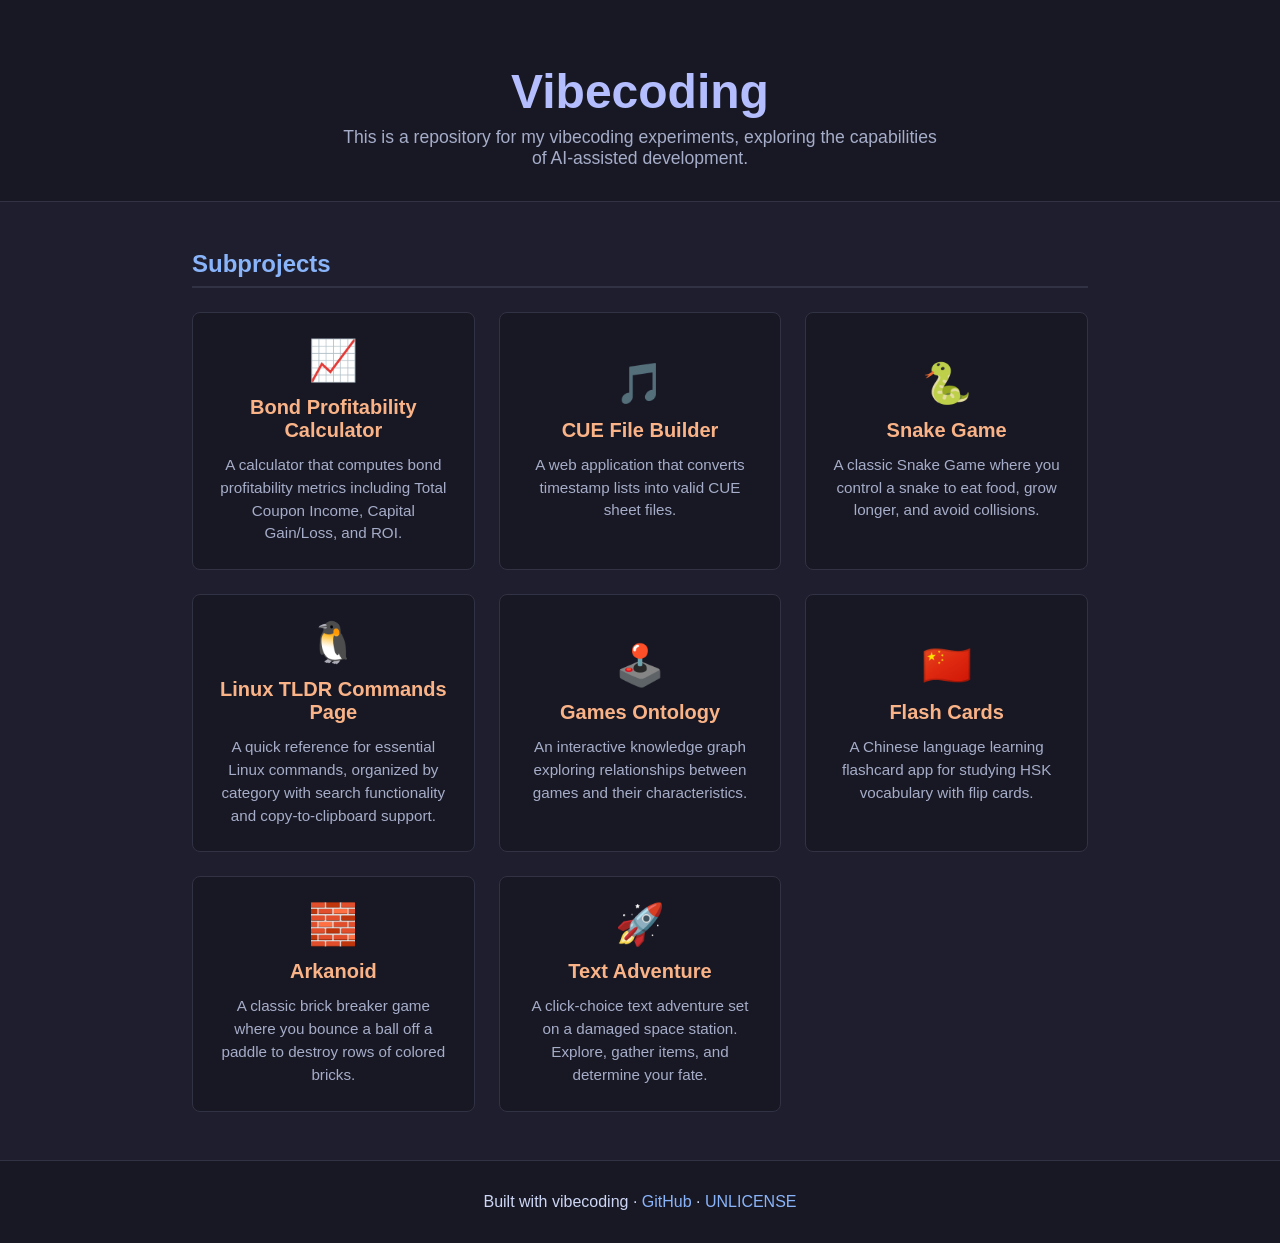
<file: index.html>
<!DOCTYPE html>
<html lang="en">
<head>
    <meta charset="UTF-8">
    <meta name="viewport" content="width=device-width, initial-scale=1.0">
    <title>Vibecoding</title>
    <link rel="stylesheet" href="style.css">
</head>
<body>

    <header>
        <h1>Vibecoding</h1>
        <p>This is a repository for my vibecoding experiments, exploring the capabilities of AI-assisted development.</p>
    </header>

    <main>
        <section>
            <h2>Subprojects</h2>
            <div class="project-grid">
                <a href="bonds-profitability/index.html" class="project-card">
                    <span class="card-icon">📈</span>
                    <h3>Bond Profitability Calculator</h3>
                    <p>A calculator that computes bond profitability metrics including Total Coupon Income, Capital Gain/Loss, and ROI.</p>
                </a>
                <a href="cue-builder/index.html" class="project-card">
                    <span class="card-icon">🎵</span>
                    <h3>CUE File Builder</h3>
                    <p>A web application that converts timestamp lists into valid CUE sheet files.</p>
                </a>
                <a href="snake-game/index.html" class="project-card">
                    <span class="card-icon">🐍</span>
                    <h3>Snake Game</h3>
                    <p>A classic Snake Game where you control a snake to eat food, grow longer, and avoid collisions.</p>
                </a>
                <a href="tldr/index.html" class="project-card">
                    <span class="card-icon">🐧</span>
                    <h3>Linux TLDR Commands Page</h3>
                    <p>A quick reference for essential Linux commands, organized by category with search functionality and copy-to-clipboard support.</p>
                </a>
                <a href="games-ontology/index.html" class="project-card">
                    <span class="card-icon">🕹️</span>
                    <h3>Games Ontology</h3>
                    <p>An interactive knowledge graph exploring relationships between games and their characteristics.</p>
                </a>
                <a href="flash-cards/index.html" class="project-card">
                    <span class="card-icon">🇨🇳</span>
                    <h3>Flash Cards</h3>
                    <p>A Chinese language learning flashcard app for studying HSK vocabulary with flip cards.</p>
                </a>
                <a href="arkanoid/index.html" class="project-card">
                    <span class="card-icon">🧱</span>
                    <h3>Arkanoid</h3>
                    <p>A classic brick breaker game where you bounce a ball off a paddle to destroy rows of colored bricks.</p>
                </a>
                <a href="text-adventure/index.html" class="project-card">
                    <span class="card-icon">🚀</span>
                    <h3>Text Adventure</h3>
                    <p>A click-choice text adventure set on a damaged space station. Explore, gather items, and determine your fate.</p>
                </a>
            </div>
        </section>
    </main>

    <footer>
        <p>Built with vibecoding &middot; <a href="https://github.com/tsb99x/vibecoding">GitHub</a> &middot; <a href="https://github.com/tsb99x/vibecoding/blob/master/UNLICENSE">UNLICENSE</a></p>
    </footer>

</body>
</html>
</file>
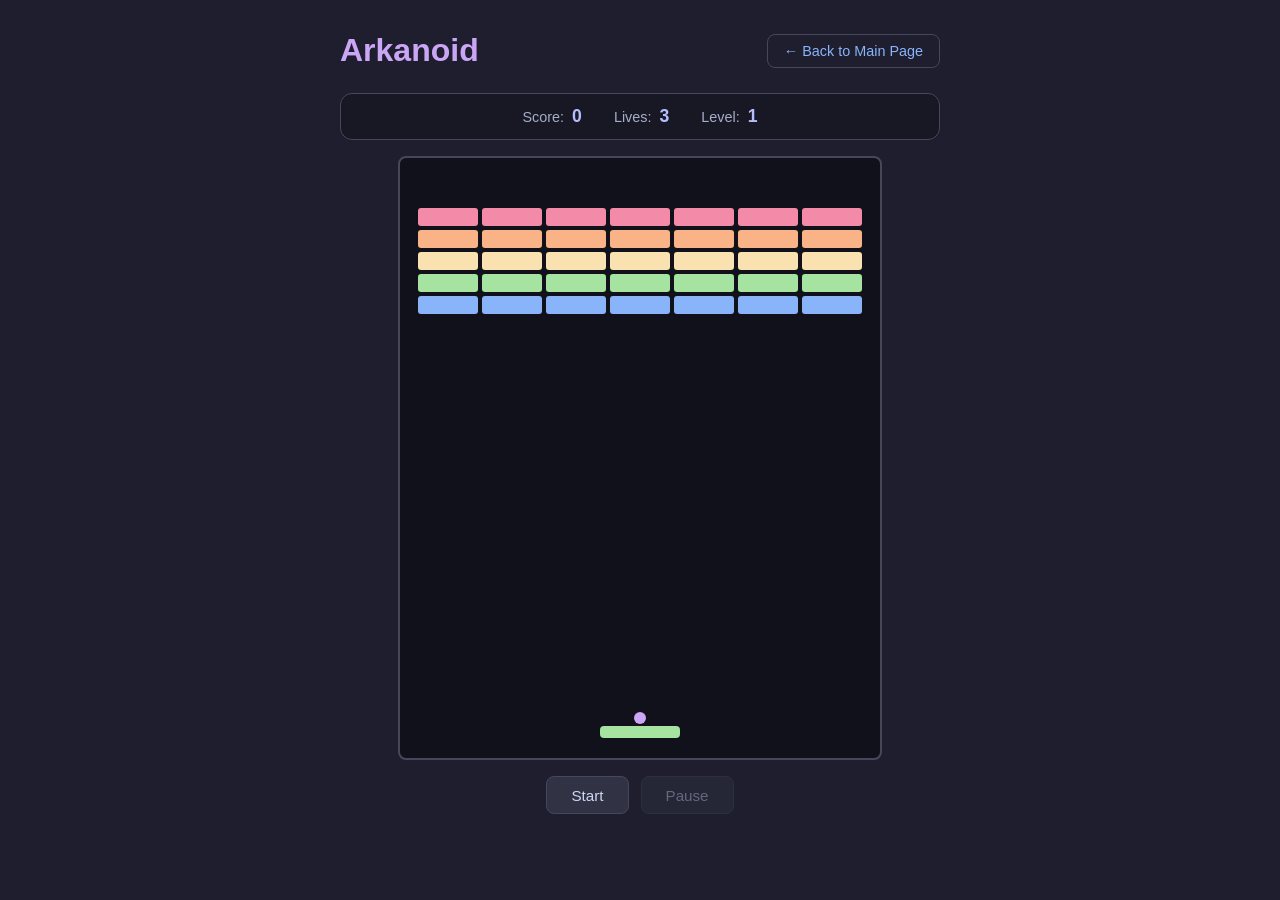
<file: arkanoid/index.html>
<!DOCTYPE html>
<html lang="en">
<head>
  <meta charset="UTF-8">
  <meta name="viewport" content="width=device-width, initial-scale=1.0">
  <title>Arkanoid</title>
  <link rel="stylesheet" href="style.css">
</head>
<body>
  <div class="container">
    <header>
      <h1>Arkanoid</h1>
      <nav>
        <a href="../index.html" class="back-btn">← Back to Main Page</a>
      </nav>
    </header>

    <div class="game-wrapper">
      <div class="game-info">
        <div class="info-item">
          <span class="label">Score:</span>
          <span id="score">0</span>
        </div>
        <div class="info-item">
          <span class="label">Lives:</span>
          <span id="lives">3</span>
        </div>
        <div class="info-item">
          <span class="label">Level:</span>
          <span id="level">1</span>
        </div>
      </div>

      <canvas id="gameCanvas" width="480" height="600"></canvas>

      <div class="controls">
        <button id="startBtn">Start</button>
        <button id="pauseBtn" disabled>Pause</button>
        <button id="restartBtn" style="display: none;">Restart</button>
      </div>
    </div>

    <div id="overlay" class="overlay" style="display: none;">
      <div class="overlay-content">
        <h2 id="overlayTitle">Game Over</h2>
        <p id="overlayMessage"></p>
        <button id="overlayRestartBtn">Play Again</button>
      </div>
    </div>
  </div>

  <script src="script.js"></script>
</body>
</html>
</file>
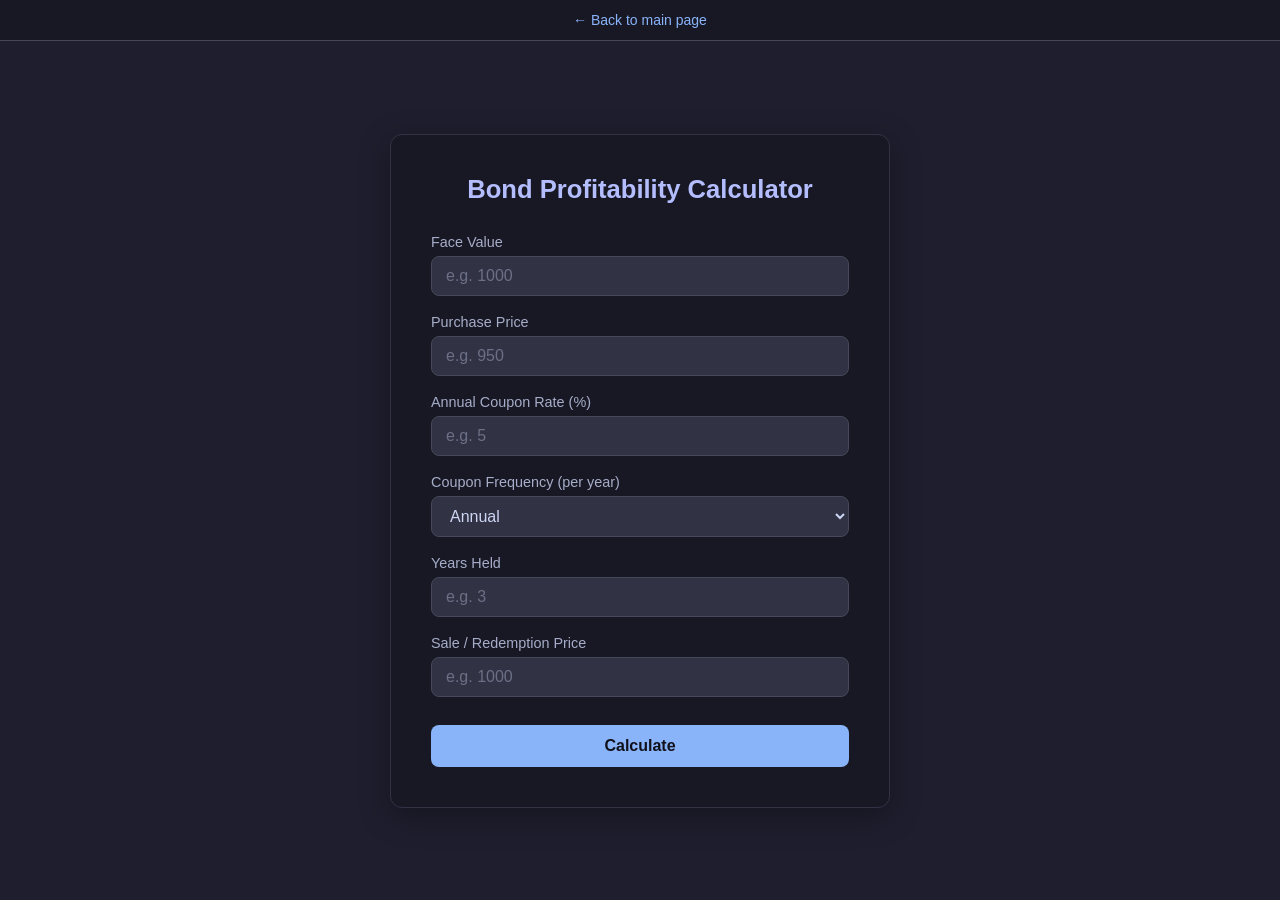
<file: bonds-profitability/index.html>
<!DOCTYPE html>
<html lang="en">
<head>
  <meta charset="UTF-8">
  <meta name="viewport" content="width=device-width, initial-scale=1.0">
  <title>Bond Profitability Calculator</title>
  <link rel="stylesheet" href="style.css">
</head>
<body>
  <nav class="top-nav">
    <a href="../index.html" class="back-link">← Back to main page</a>
  </nav>
  <div class="container">
    <header>
      <h1>Bond Profitability Calculator</h1>
    </header>

    <div class="form-group">
      <label for="face-value">Face Value</label>
      <input type="number" id="face-value" placeholder="e.g. 1000" min="0" step="any">
    </div>

    <div class="form-group">
      <label for="purchase-price">Purchase Price</label>
      <input type="number" id="purchase-price" placeholder="e.g. 950" min="0" step="any">
    </div>

    <div class="form-group">
      <label for="annual-coupon-rate">Annual Coupon Rate (%)</label>
      <input type="number" id="annual-coupon-rate" placeholder="e.g. 5" min="0" step="any">
    </div>

    <div class="form-group">
      <label for="frequency">Coupon Frequency (per year)</label>
      <select id="frequency">
        <option value="1">Annual</option>
        <option value="2">Semi-annual</option>
        <option value="4">Quarterly</option>
        <option value="12">Monthly</option>
      </select>
    </div>

    <div class="form-group">
      <label for="years-held">Years Held</label>
      <input type="number" id="years-held" placeholder="e.g. 3" min="0" step="any">
    </div>

    <div class="form-group">
      <label for="sale-price">Sale / Redemption Price</label>
      <input type="number" id="sale-price" placeholder="e.g. 1000" min="0" step="any">
    </div>

    <button id="calculate-btn">Calculate</button>

    <p class="error-message" id="error-message"></p>

    <div class="results" id="results">
      <!-- Results will be injected here by JavaScript -->
    </div>
  </div>

  <script src="script.js"></script>
</body>
</html>
</file>
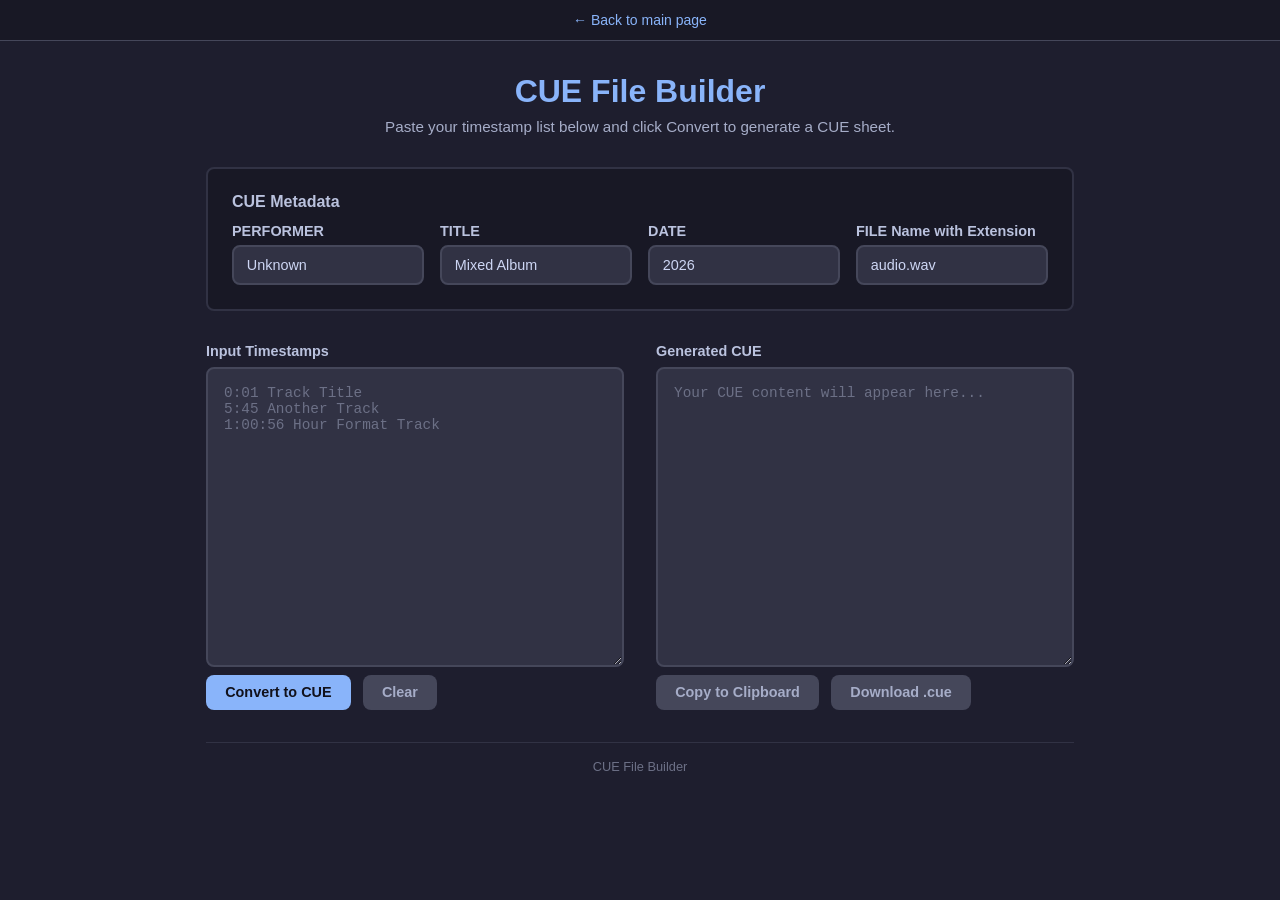
<file: cue-builder/index.html>
<!DOCTYPE html>
<html lang="en">
<head>
    <meta charset="UTF-8">
    <meta name="viewport" content="width=device-width, initial-scale=1.0">
    <title>CUE File Builder</title>
    <link rel="stylesheet" href="style.css">
</head>
<body>
    <nav class="top-nav">
        <a href="../index.html" class="back-link">← Back to main page</a>
    </nav>
    <div class="container">
        <header>
            <h1>CUE File Builder</h1>
            <p>Paste your timestamp list below and click Convert to generate a CUE sheet.</p>
        </header>

        <main>
            <div class="metadata-section">
                <h2>CUE Metadata</h2>
                <div class="form-grid">
                    <div class="form-group">
                        <label for="performer-input">PERFORMER</label>
                        <input type="text" id="performer-input" placeholder="Artist name" value="Unknown" />
                    </div>
                    <div class="form-group">
                        <label for="title-input">TITLE</label>
                        <input type="text" id="title-input" placeholder="Album title" value="Mixed Album" />
                    </div>
                    <div class="form-group">
                        <label for="date-input">DATE</label>
                        <input type="text" id="date-input" placeholder="Year" value="2026" />
                    </div>
                    <div class="form-group">
                        <label for="filename-input">FILE Name with Extension</label>
                        <input type="text" id="filename-input" placeholder="audio.wav" value="audio.wav" />
                    </div>
                </div>
            </div>

            <div class="editor-panels">
                <div class="input-section">
                    <label for="input-textarea">Input Timestamps</label>
                    <textarea id="input-textarea" placeholder="0:01 Track Title&#10;5:45 Another Track&#10;1:00:56 Hour Format Track"></textarea>
                    <div class="button-row">
                        <button id="convert-btn">Convert to CUE</button>
                        <button id="clear-btn" class="secondary">Clear</button>
                    </div>
                </div>

                <div class="output-section">
                    <label for="output-textarea">Generated CUE</label>
                    <textarea id="output-textarea" readonly placeholder="Your CUE content will appear here..."></textarea>
                    <div class="button-row">
                        <button id="copy-btn" class="secondary" disabled>Copy to Clipboard</button>
                        <button id="download-btn" class="secondary" disabled>Download .cue</button>
                    </div>
                </div>
            </div>
        </main>

        <footer>
            <p>CUE File Builder</p>
        </footer>
    </div>

    <script src="script.js"></script>
</body>
</html>
</file>
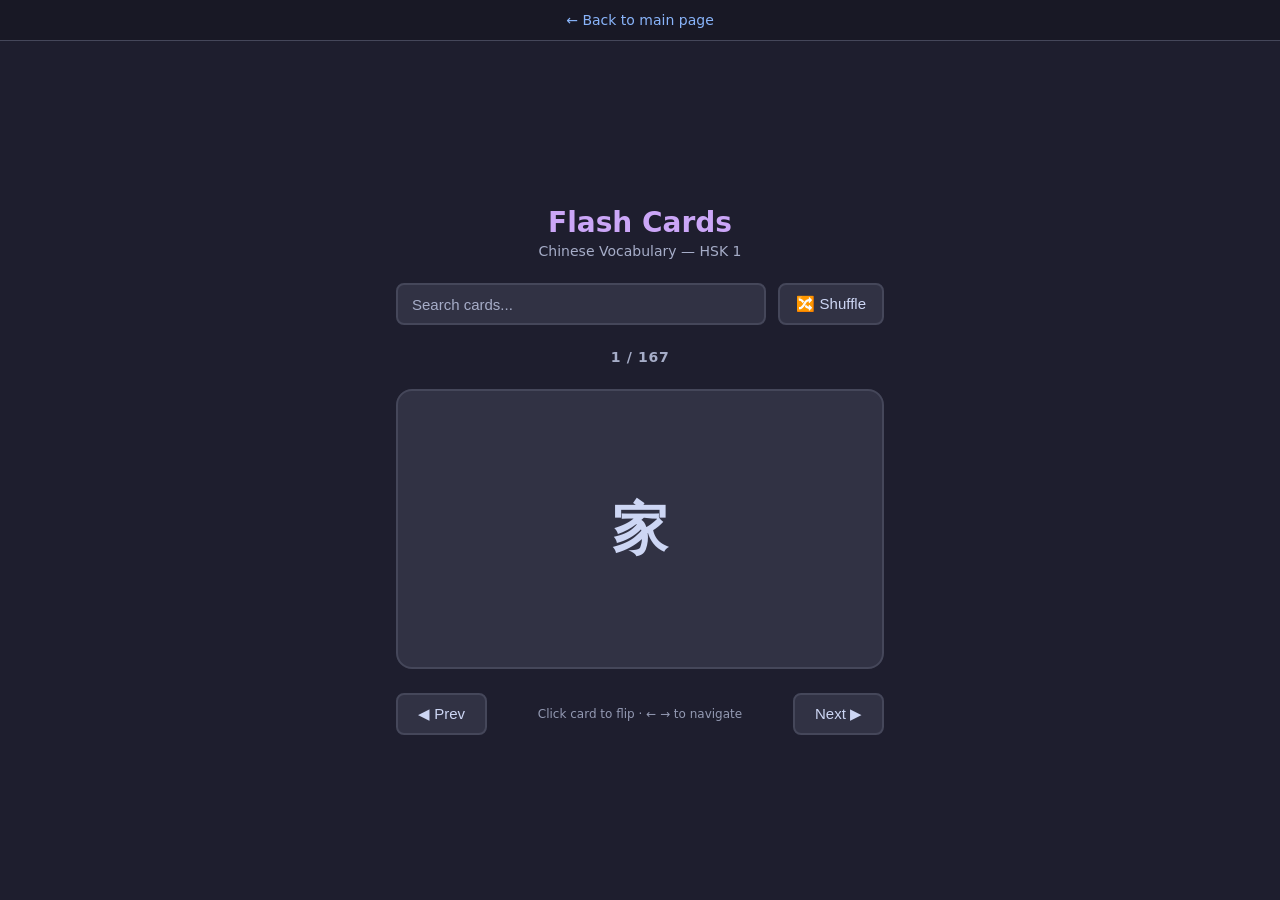
<file: flash-cards/index.html>
<!DOCTYPE html>
<html lang="en">
<head>
  <meta charset="UTF-8">
  <meta name="viewport" content="width=device-width, initial-scale=1.0">
  <title>Flash Cards — Chinese Vocabulary</title>
  <link rel="stylesheet" href="style.css">
</head>
<body>
  <nav class="top-nav">
    <a href="../index.html" class="back-link">← Back to main page</a>
  </nav>
  <div class="container">
    <header>
      <h1>Flash Cards</h1>
      <p class="subtitle">Chinese Vocabulary — HSK 1</p>
    </header>

    <!-- Controls -->
    <div class="controls">
      <input type="text" id="search-input" placeholder="Search cards...">
      <button id="shuffle-btn" title="Shuffle cards">🔀 Shuffle</button>
    </div>

    <!-- Progress -->
    <div class="progress">
      <span id="card-counter">1 / 2</span>
    </div>

    <!-- Card -->
    <div class="card-scene" id="card-scene">
      <div class="card" id="card">
        <div class="card-face card-front" id="card-front">
          <span class="chinese" id="chinese-text"></span>
        </div>
        <div class="card-face card-back" id="card-back">
          <span class="pinyin" id="pinyin-text"></span>
          <span class="english" id="english-text"></span>
        </div>
      </div>
    </div>

    <!-- Navigation -->
    <div class="navigation">
      <button id="prev-btn" title="Previous card (←)">◀ Prev</button>
      <span class="flip-hint">Click card to flip · ← → to navigate</span>
      <button id="next-btn" title="Next card (→)">Next ▶</button>
    </div>
  </div>

  <script src="script.js"></script>
</body>
</html>
</file>
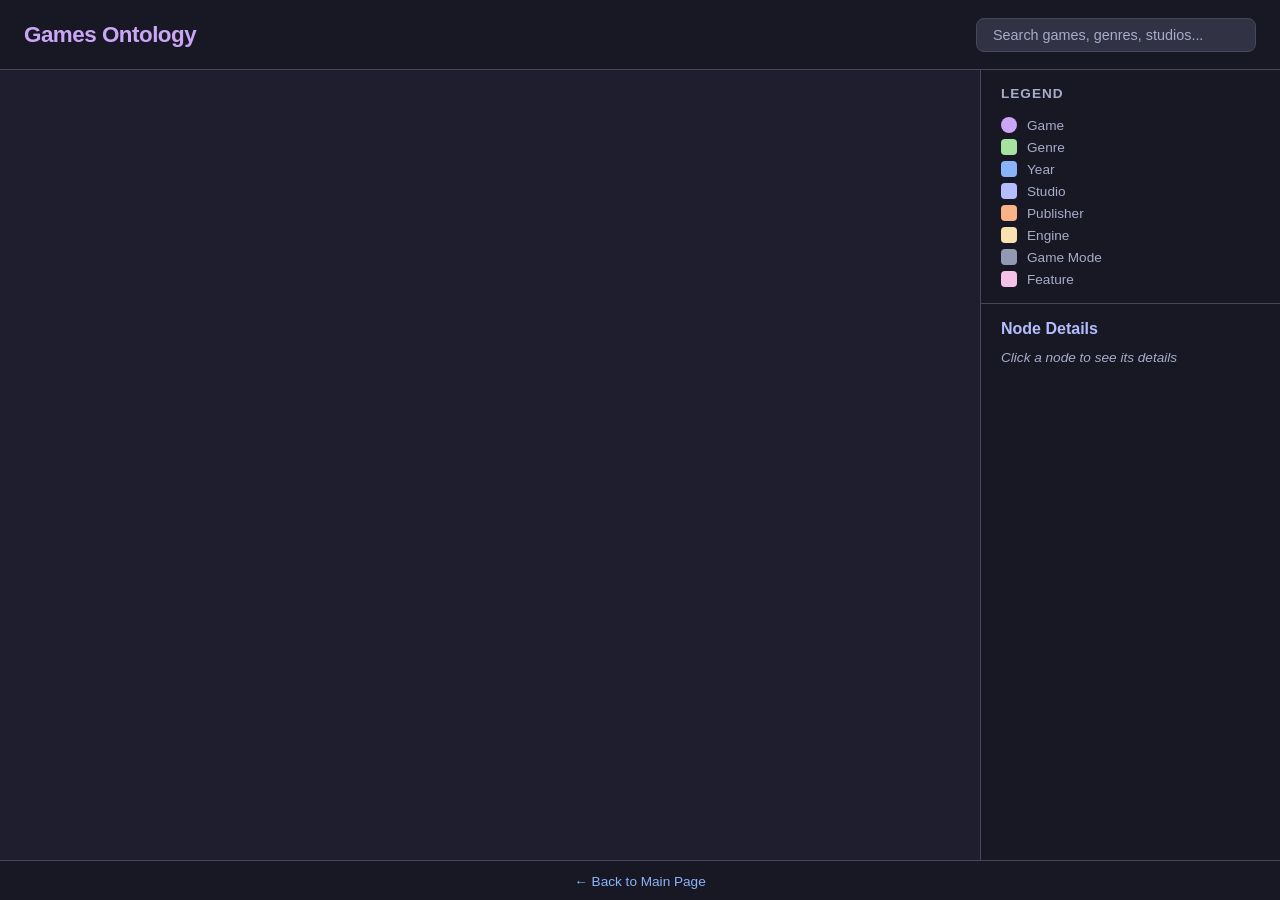
<file: games-ontology/index.html>
<!DOCTYPE html>
<html lang="en">
<head>
    <meta charset="UTF-8">
    <meta name="viewport" content="width=device-width, initial-scale=1.0">
    <title>Games Ontology - Knowledge Graph</title>
    <link rel="stylesheet" href="style.css">
    <script src="https://d3js.org/d3.v7.min.js"></script>
</head>
<body>
    <header>
        <h1>Games Ontology</h1>
        <div class="search-container">
            <input type="text" id="search-input" placeholder="Search games, genres, studios..." autocomplete="off">
            <button id="search-clear" class="hidden">&times;</button>
        </div>
    </header>

    <main class="layout">
        <div class="graph-wrapper" id="graph-container"></div>

        <aside class="sidebar" id="sidebar">
            <div class="sidebar-header">
                <h2>Legend</h2>
            </div>
            <div class="legend" id="legend"></div>

            <div class="detail-panel" id="detail-panel">
                <div class="panel-header">
                    <h2 id="detail-title">Node Details</h2>
                    <button id="detail-close" class="hidden">&times;</button>
                </div>
                <div class="panel-body" id="detail-body">
                    <p class="detail-placeholder">Click a node to see its details</p>
                </div>
            </div>
        </aside>
    </main>

    <footer>
        <p><a href="../index.html">&larr; Back to Main Page</a></p>
    </footer>

    <div class="tooltip" id="tooltip"></div>

    <script src="script.js"></script>
</body>
</html>
</file>
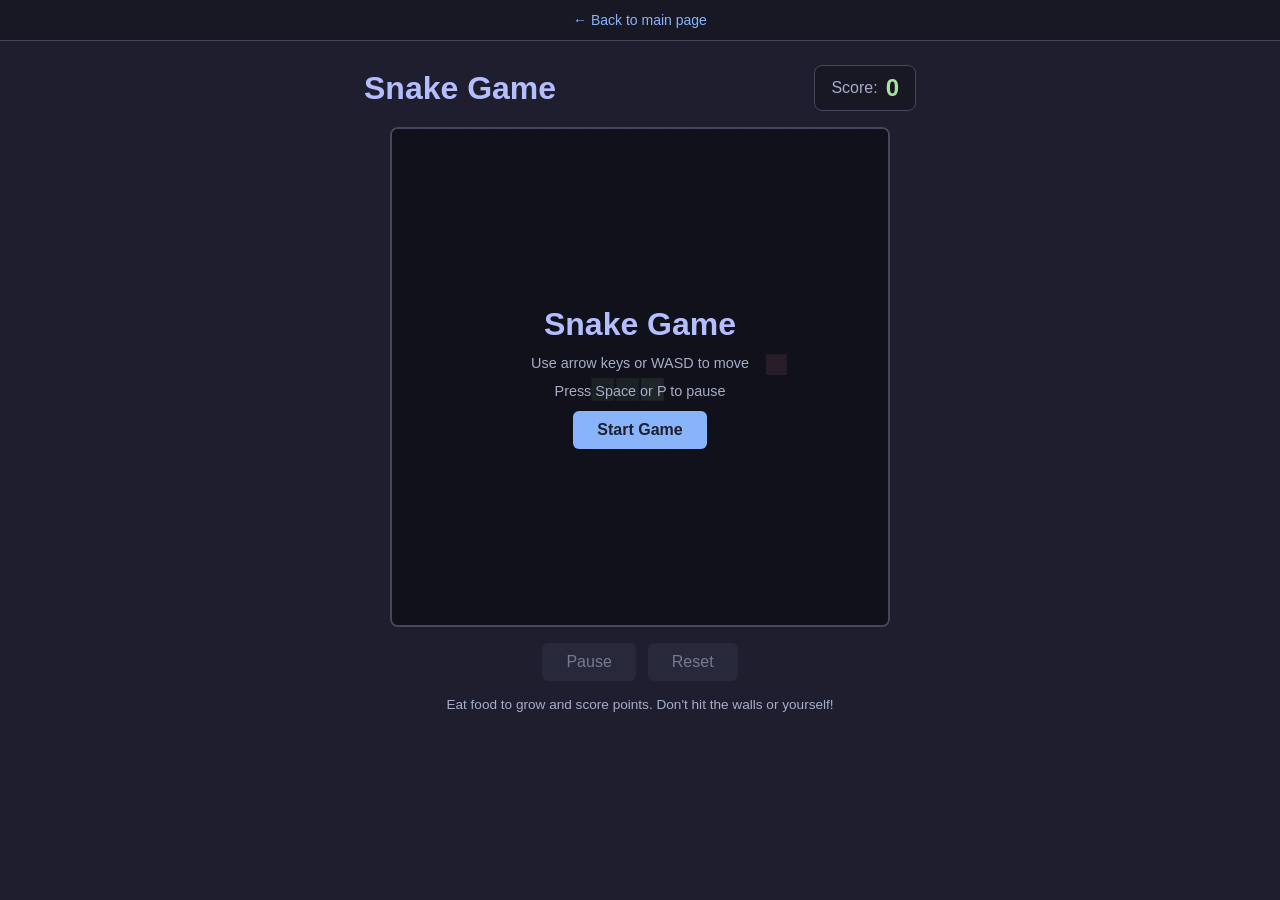
<file: snake-game/index.html>
<!DOCTYPE html>
<html lang="en">
<head>
    <meta charset="UTF-8">
    <meta name="viewport" content="width=device-width, initial-scale=1.0">
    <title>Snake Game</title>
    <link rel="stylesheet" href="style.css">
</head>
<body>
    <nav class="top-nav">
        <a href="../index.html" class="back-link">← Back to main page</a>
    </nav>
    <div class="container">
        <header>
            <h1>Snake Game</h1>
            <div class="score-board">
                <span class="score-label">Score:</span>
                <span id="score" class="score-value">0</span>
            </div>
        </header>

        <div class="game-wrapper">
            <canvas id="gameCanvas" width="500" height="500"></canvas>

            <div id="gameOverOverlay" class="overlay hidden">
                <div class="overlay-content">
                    <h2>Game Over</h2>
                    <p class="final-score-label">Final Score</p>
                    <p id="finalScore" class="final-score-value">0</p>
                    <button id="restartButton" class="btn btn-primary">Play Again</button>
                </div>
            </div>

            <div id="startOverlay" class="overlay">
                <div class="overlay-content">
                    <h2>Snake Game</h2>
                    <p class="instructions">Use arrow keys or WASD to move</p>
                    <p class="instructions">Press Space or P to pause</p>
                    <button id="startButton" class="btn btn-primary">Start Game</button>
                </div>
            </div>

            <div id="pauseOverlay" class="overlay hidden">
                <div class="overlay-content">
                    <h2>Paused</h2>
                    <button id="resumeButton" class="btn btn-primary">Resume</button>
                </div>
            </div>
        </div>

        <div class="controls">
            <button id="pauseButton" class="btn btn-secondary" disabled>Pause</button>
            <button id="resetButton" class="btn btn-secondary" disabled>Reset</button>
        </div>

        <footer>
            <p>Eat food to grow and score points. Don't hit the walls or yourself!</p>
        </footer>
    </div>

    <script src="script.js"></script>
</body>
</html>
</file>
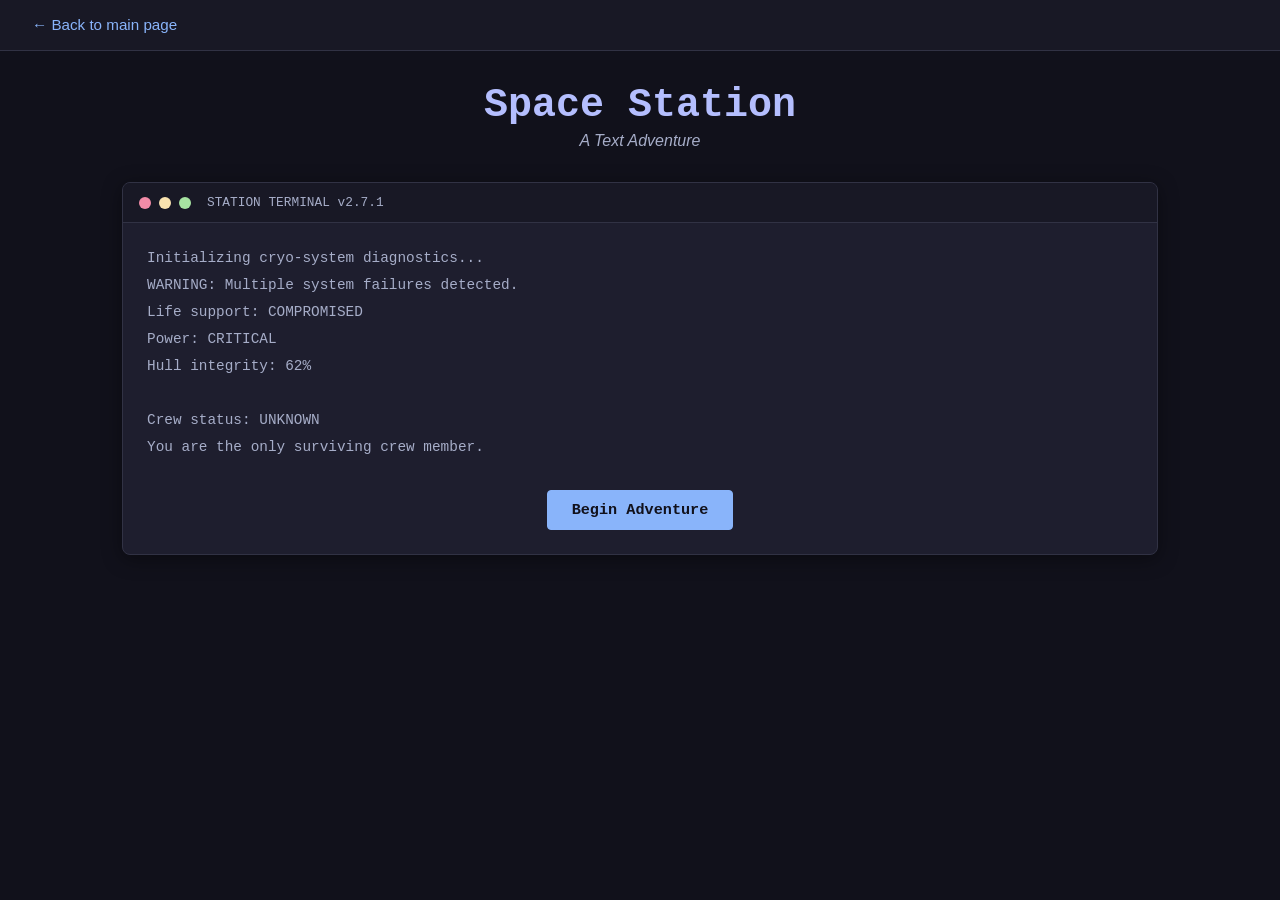
<file: text-adventure/index.html>
<!DOCTYPE html>
<html lang="en">
<head>
    <meta charset="UTF-8">
    <meta name="viewport" content="width=device-width, initial-scale=1.0">
    <title>Text Adventure — Space Station</title>
    <link rel="stylesheet" href="style.css">
</head>
<body>
    <nav class="top-nav">
        <a href="../index.html" class="back-link">← Back to main page</a>
    </nav>
    <div class="container">
        <header>
            <h1>Space Station</h1>
            <p class="subtitle">A Text Adventure</p>
        </header>

        <div id="startScreen" class="screen">
            <div class="terminal">
                <div class="terminal-header">
                    <span class="terminal-dot red"></span>
                    <span class="terminal-dot yellow"></span>
                    <span class="terminal-dot green"></span>
                    <span class="terminal-title">STATION TERMINAL v2.7.1</span>
                </div>
                <div class="terminal-body">
                    <p class="boot-text">Initializing cryo-system diagnostics...</p>
                    <p class="boot-text">WARNING: Multiple system failures detected.</p>
                    <p class="boot-text">Life support: COMPROMISED</p>
                    <p class="boot-text">Power: CRITICAL</p>
                    <p class="boot-text">Hull integrity: 62%</p>
                    <p class="boot-text">&nbsp;</p>
                    <p class="boot-text">Crew status: UNKNOWN</p>
                    <p class="boot-text">You are the only surviving crew member.</p>
                    <p class="boot-text">&nbsp;</p>
                    <button id="startButton" class="btn btn-primary">Begin Adventure</button>
                </div>
            </div>
        </div>

        <div id="gameScreen" class="screen hidden">
            <div class="game-layout">
                <div class="game-sidebar">
                    <div class="sidebar-panel">
                        <h3>Status</h3>
                        <div class="status-bar">
                            <span class="status-label">Health</span>
                            <div class="health-bar-container">
                                <div id="healthBar" class="health-bar"></div>
                            </div>
                            <span id="healthValue" class="health-value">100%</span>
                        </div>
                    </div>
                    <div class="sidebar-panel">
                        <h3>Inventory</h3>
                        <ul id="inventoryList" class="inventory-list">
                        </ul>
                        <span id="inventoryEmpty" class="inventory-empty">Empty</span>
                    </div>
                </div>
                <div class="game-main">
                    <div class="terminal">
                        <div class="terminal-header">
                            <span class="terminal-dot red"></span>
                            <span class="terminal-dot yellow"></span>
                            <span class="terminal-dot green"></span>
                            <span id="roomTitle" class="terminal-title">CRYO BAY</span>
                        </div>
                        <div class="terminal-body">
                            <div id="narrative" class="narrative"></div>
                            <div id="choices" class="choices"></div>
                        </div>
                    </div>
                </div>
            </div>
        </div>

        <div id="endingScreen" class="screen hidden">
            <div class="terminal">
                <div class="terminal-header">
                    <span class="terminal-dot red"></span>
                    <span class="terminal-dot yellow"></span>
                    <span class="terminal-dot green"></span>
                    <span id="endingTitle" class="terminal-title">ENDING</span>
                </div>
                <div class="terminal-body">
                    <div id="endingNarrative" class="narrative"></div>
                    <div id="endingStats" class="ending-stats"></div>
                    <button id="restartButton" class="btn btn-primary">Play Again</button>
                </div>
            </div>
        </div>
    </div>

    <script src="script.js"></script>
</body>
</html>
</file>
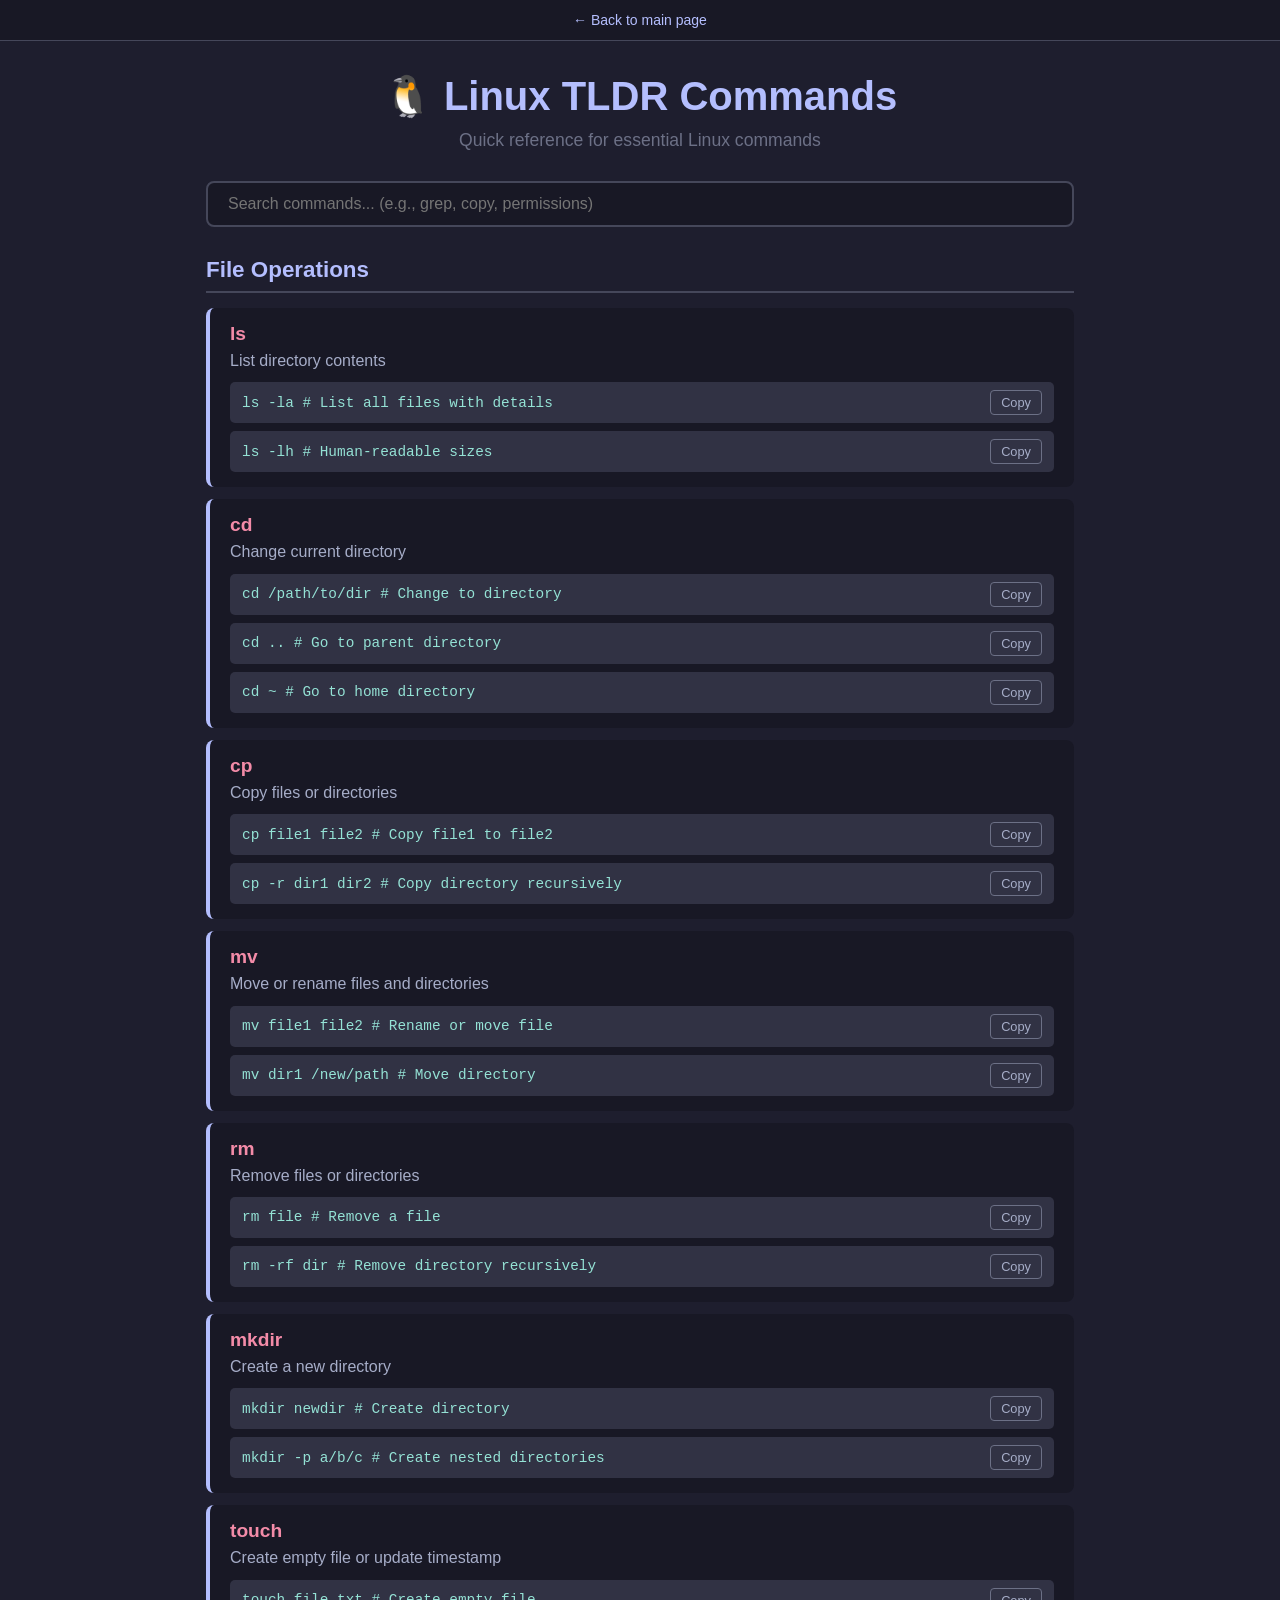
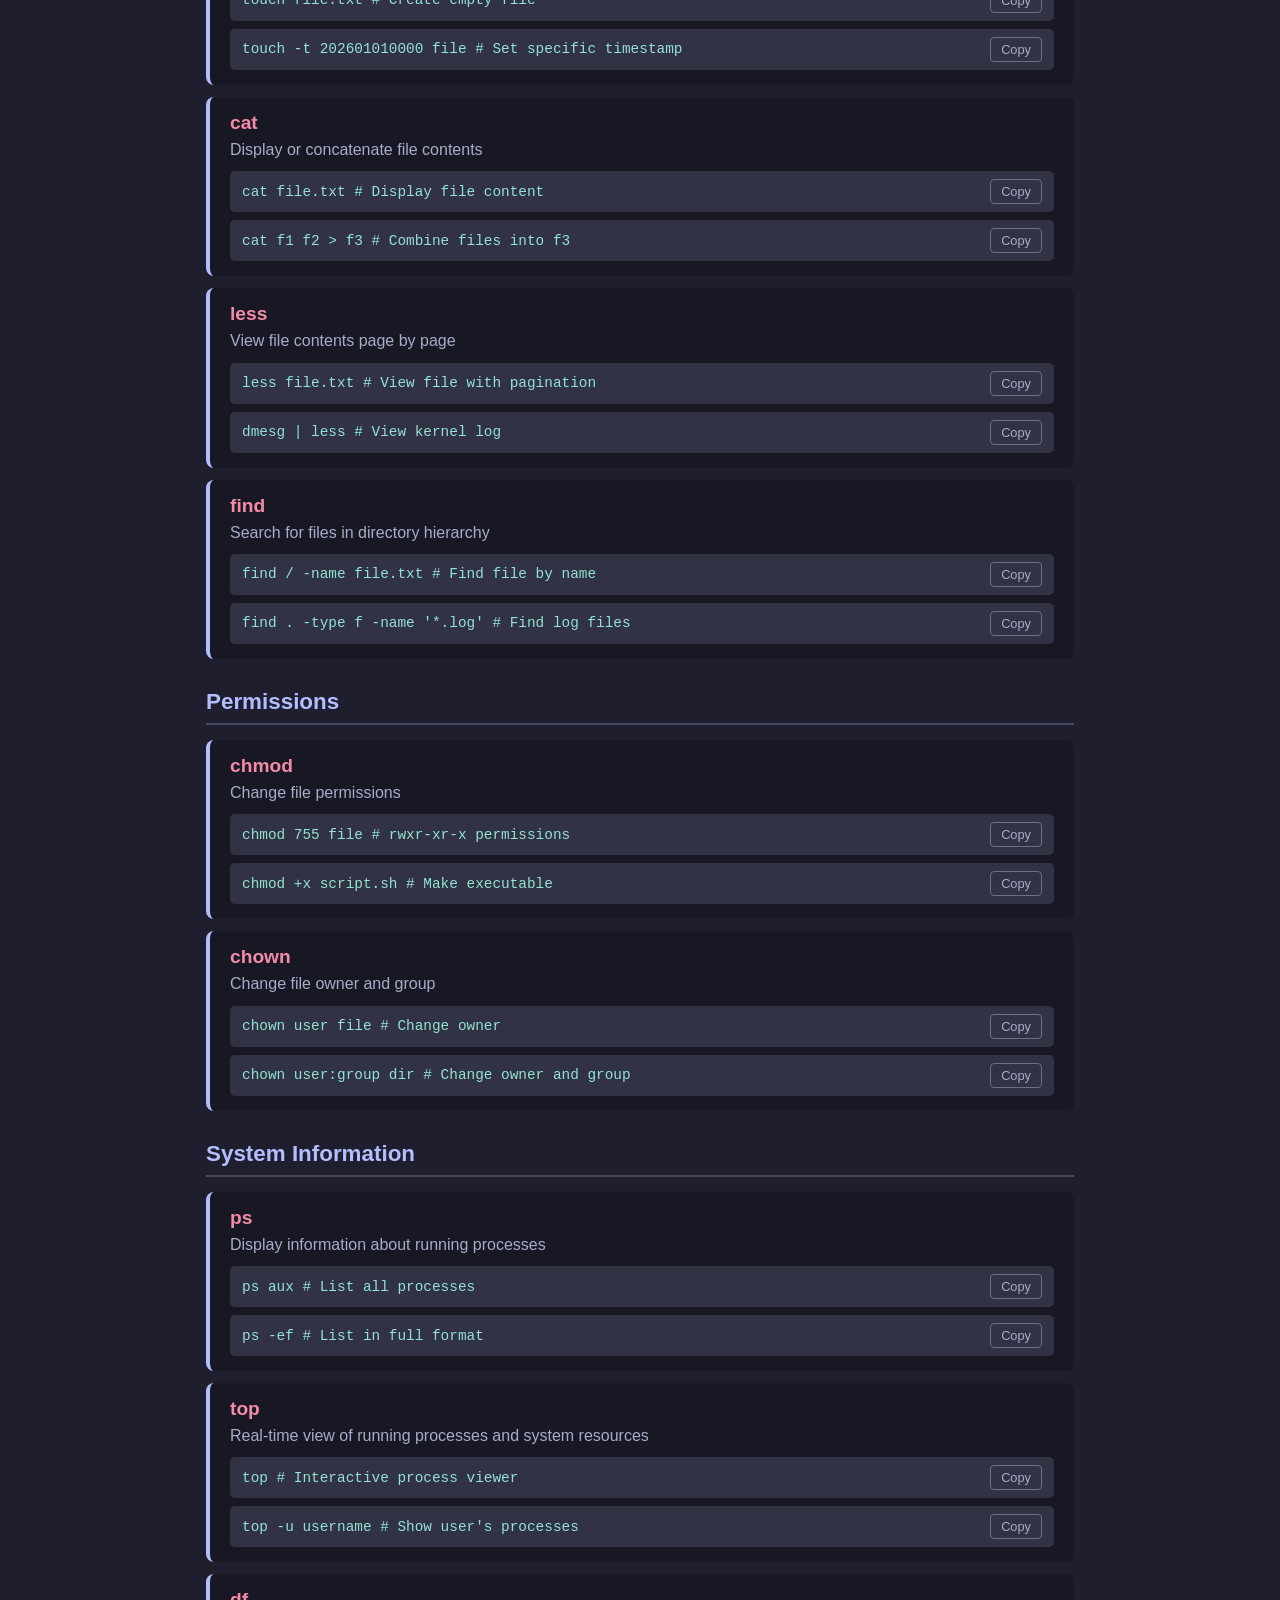
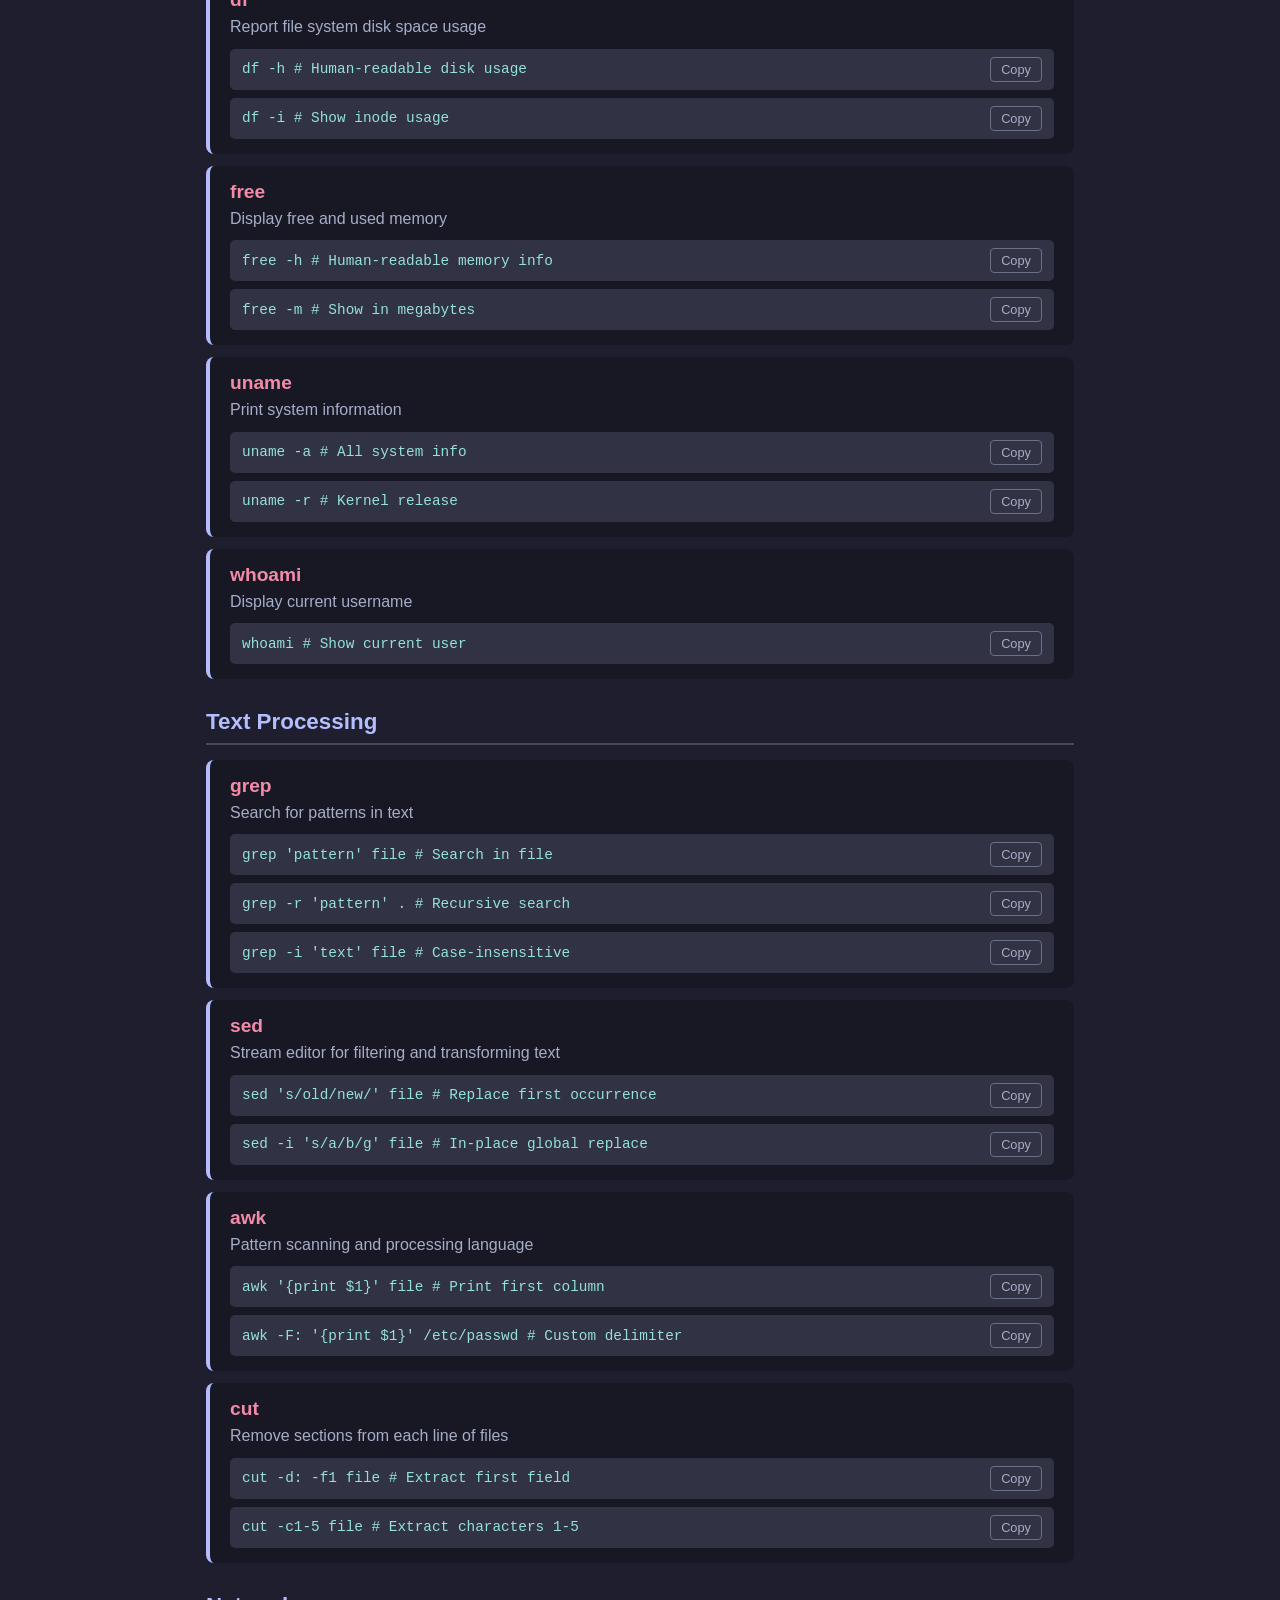
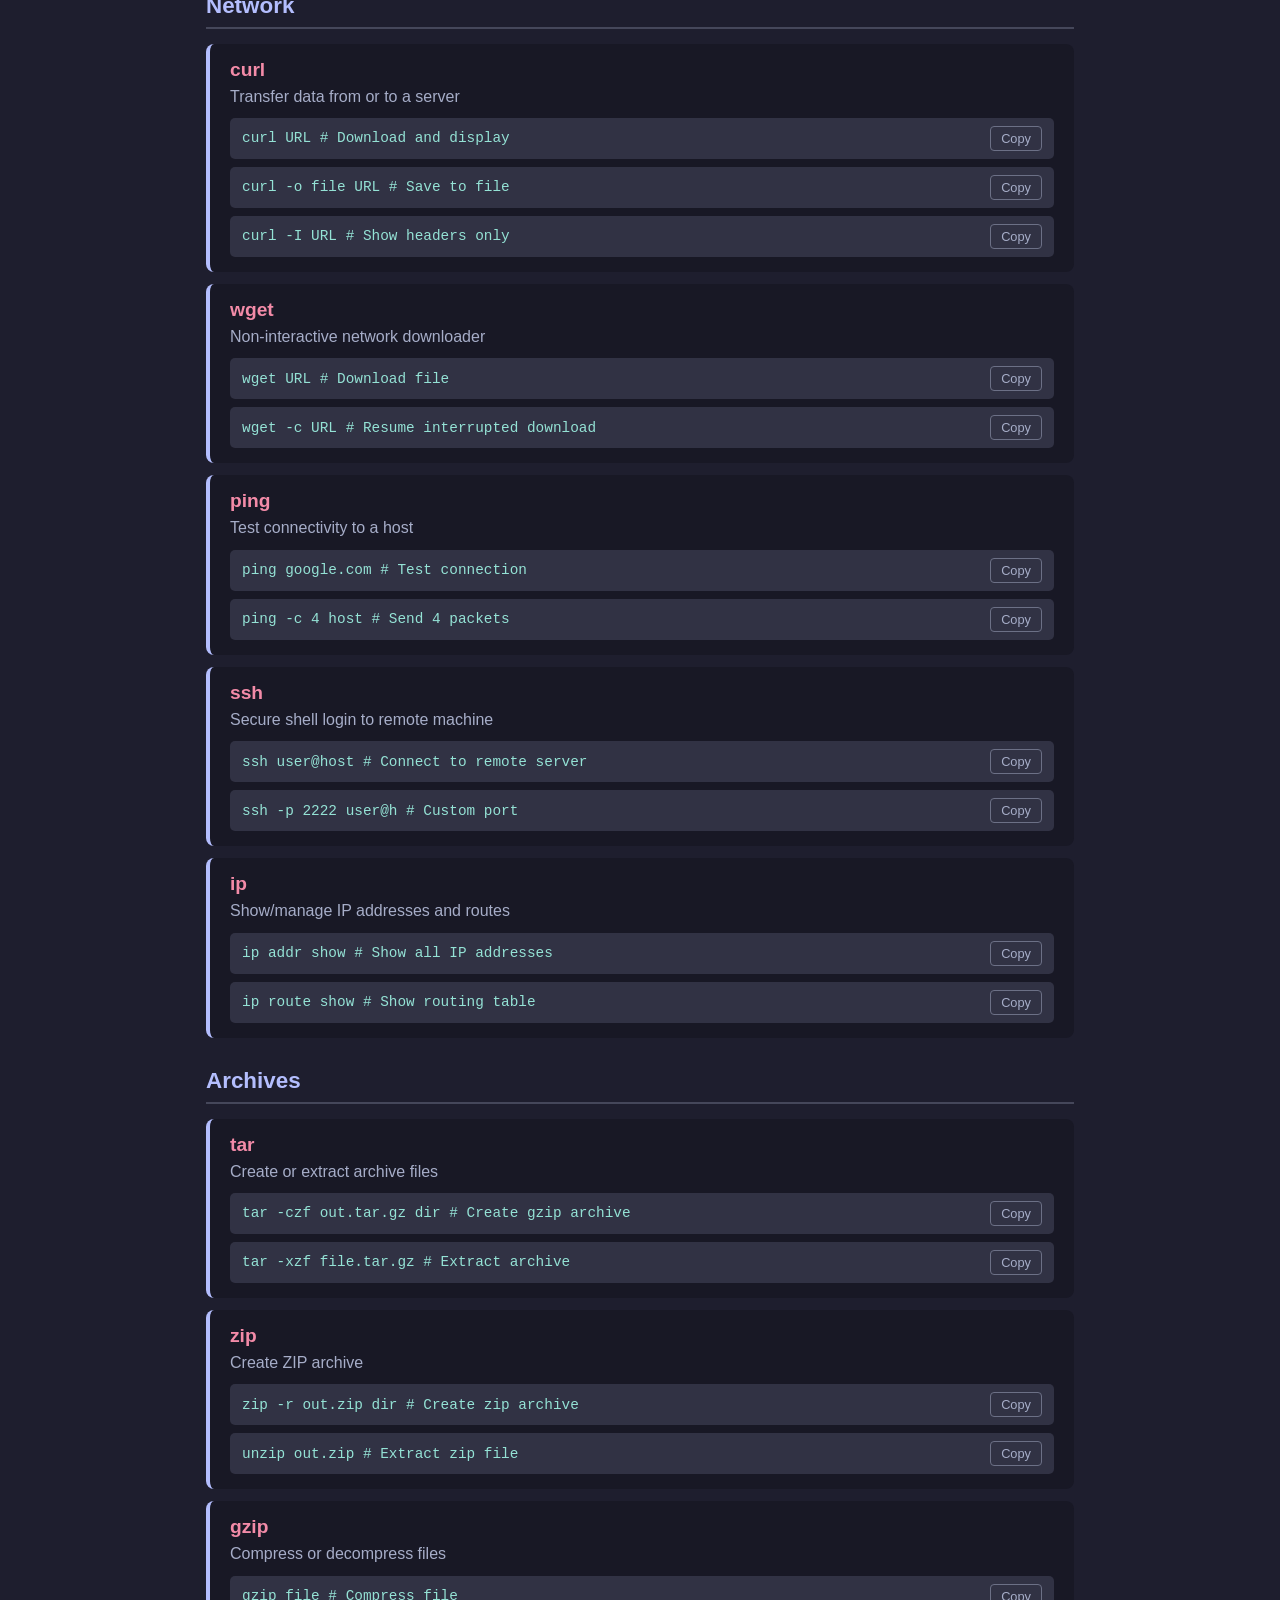
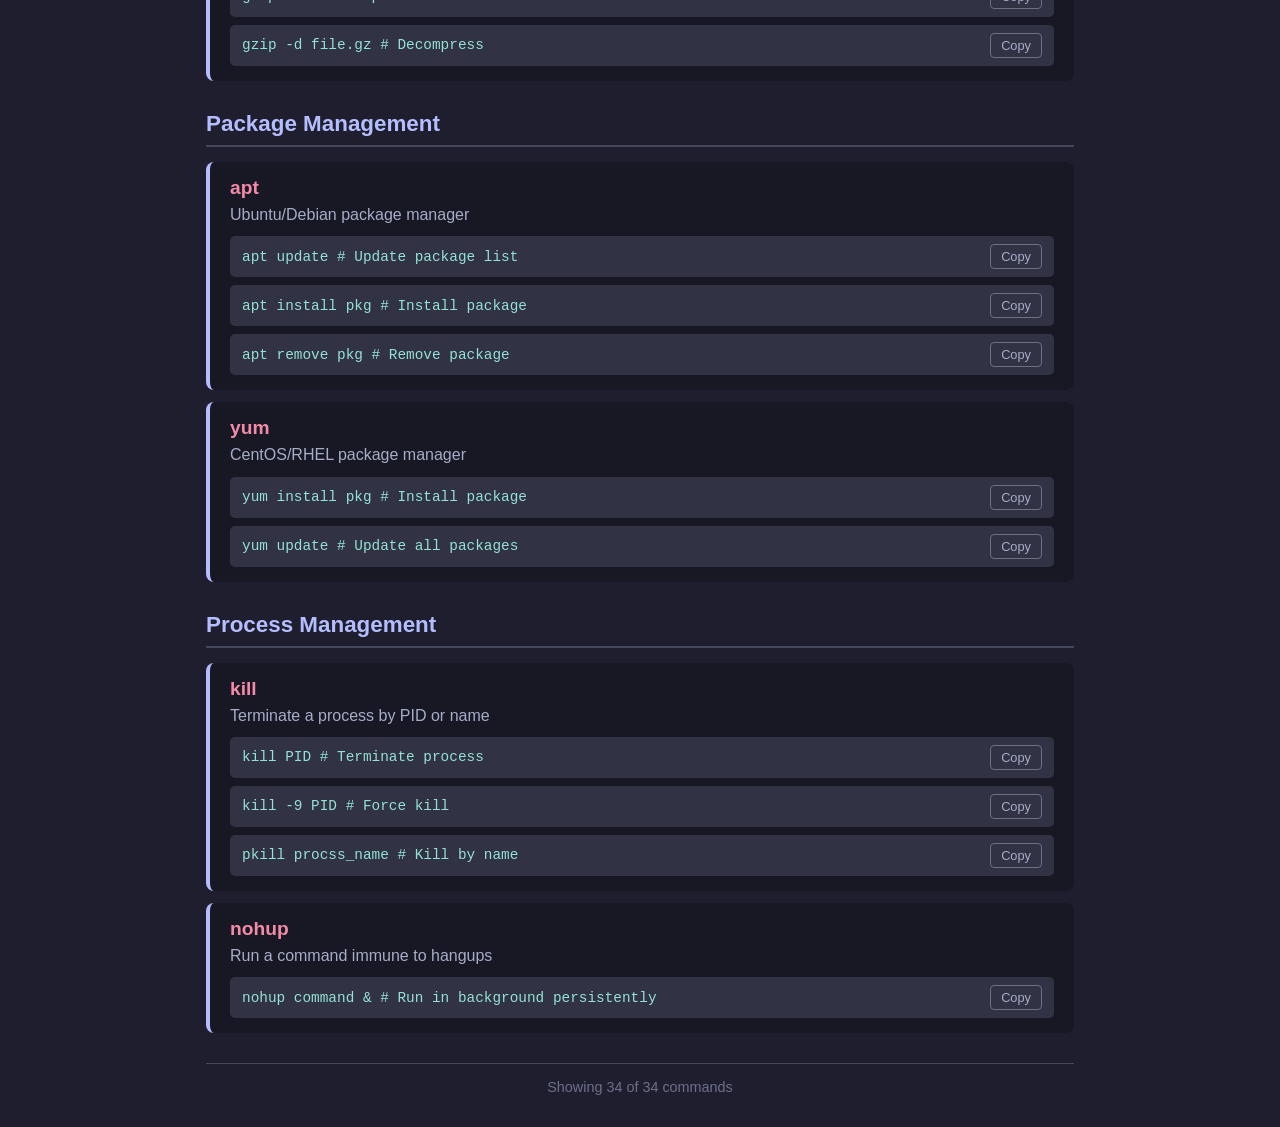
<file: tldr/index.html>
<!DOCTYPE html>
<html lang="en">
<head>
    <meta charset="UTF-8">
    <meta name="viewport" content="width=device-width, initial-scale=1.0">
    <title>Linux TLDR Commands</title>
    <link rel="stylesheet" href="style.css">
</head>
<body>
    <nav class="top-nav">
        <a href="../index.html" class="back-link">← Back to main page</a>
    </nav>
    <div class="container">
        <header>
            <h1>🐧 Linux TLDR Commands</h1>
            <p class="subtitle">Quick reference for essential Linux commands</p>
        </header>

        <input type="text" class="search-box" id="searchBox" placeholder="Search commands... (e.g., grep, copy, permissions)">

        <div id="commandsContainer"></div>

        <div class="stats" id="stats"></div>
    </div>

    <script src="script.js"></script>
</body>
</html>
</file>
<file: style.css>
:root {
    --ctp-base: #1e1e2e;
    --ctp-mantle: #181825;
    --ctp-crust: #11111b;
    --ctp-surface0: #313244;
    --ctp-surface1: #45475a;
    --ctp-surface2: #585b70;
    --ctp-overlay0: #6c7086;
    --ctp-overlay1: #7f849c;
    --ctp-text: #cdd6f4;
    --ctp-subtext0: #a6adc8;
    --ctp-subtext1: #bac2de;
    --ctp-lavender: #b4befe;
    --ctp-blue: #89b4fa;
    --ctp-peach: #fab387;
    --ctp-green: #a6e3a1;
    --ctp-red: #f38ba8;

    --font-family: 'Segoe UI', Tahoma, Geneva, Verdana, sans-serif;
}

* {
    margin: 0;
    padding: 0;
    box-sizing: border-box;
}

body {
    font-family: var(--font-family);
    background-color: var(--ctp-base);
    color: var(--ctp-text);
    min-height: 100vh;
    display: flex;
    flex-direction: column;
}

header {
    text-align: center;
    padding: 4rem 2rem 2rem;
    background-color: var(--ctp-mantle);
    border-bottom: 1px solid var(--ctp-surface0);
}

header h1 {
    font-size: 3rem;
    color: var(--ctp-lavender);
    margin-bottom: 0.5rem;
}

header p {
    font-size: 1.1rem;
    color: var(--ctp-subtext0);
    max-width: 600px;
    margin: 0 auto;
}

main {
    flex: 1;
    max-width: 960px;
    margin: 0 auto;
    padding: 3rem 2rem;
    width: 100%;
}

section h2 {
    font-size: 1.5rem;
    color: var(--ctp-blue);
    margin-bottom: 1.5rem;
    padding-bottom: 0.5rem;
    border-bottom: 2px solid var(--ctp-surface0);
}

.project-grid {
    display: grid;
    grid-template-columns: repeat(auto-fill, minmax(280px, 1fr));
    gap: 1.5rem;
}

.project-card {
    background-color: var(--ctp-mantle);
    border: 1px solid var(--ctp-surface0);
    border-radius: 8px;
    padding: 1.5rem;
    text-decoration: none;
    color: var(--ctp-text);
    transition: border-color 0.2s ease, transform 0.2s ease;
    display: flex;
    flex-direction: column;
    text-align: center;
    justify-content: center;
}

.project-card:hover {
    border-color: var(--ctp-lavender);
    transform: translateY(-2px);
}

.project-card h3 {
    font-size: 1.25rem;
    color: var(--ctp-peach);
    margin-bottom: 0.75rem;
}

.project-card p {
    color: var(--ctp-subtext0);
    font-size: 0.95rem;
    line-height: 1.5;
}

.card-icon {
    font-size: 2.5rem;
    text-align: center;
    margin-bottom: 0.75rem;
}

footer {
    text-align: center;
    padding: 2rem;
    background-color: var(--ctp-mantle);
    border-top: 1px solid var(--ctp-surface0);
}

footer a {
    color: var(--ctp-blue);
    text-decoration: none;
}

footer a:hover {
    text-decoration: underline;
}

@media (max-width: 600px) {
    header {
        padding: 2.5rem 1.5rem 1.5rem;
    }

    header h1 {
        font-size: 2rem;
    }

    main {
        padding: 2rem 1.5rem;
    }

    .project-grid {
        grid-template-columns: 1fr;
    }
}
</file>
<file: arkanoid/style.css>
/* Catppuccin Mocha Color Palette */
:root {
  --ctp-base: #1e1e2e;
  --ctp-mantle: #181825;
  --ctp-crust: #11111b;
  --ctp-surface0: #313244;
  --ctp-surface1: #45475a;
  --ctp-subtext0: #a6adc8;
  --ctp-text: #cdd6f4;
  --ctp-lavender: #b4befe;
  --ctp-blue: #89b4fa;
  --ctp-mauve: #cba6f7;
  --ctp-green: #a6e3a1;
  --ctp-red: #f38ba8;
  --ctp-peach: #fab387;
  --ctp-yellow: #f9e2af;
  --ctp-rosewater: #f5c2e7;
  --ctp-flint: #9399b2;
}

/* Reset & Base */
* {
  margin: 0;
  padding: 0;
  box-sizing: border-box;
}

body {
  background-color: var(--ctp-base);
  color: var(--ctp-text);
  font-family: 'Segoe UI', Tahoma, Geneva, Verdana, sans-serif;
  min-height: 100vh;
  display: flex;
  justify-content: center;
  align-items: flex-start;
  padding: 2rem 1rem;
}

.container {
  max-width: 600px;
  width: 100%;
  margin: 0 auto;
}

/* Header */
header {
  display: flex;
  justify-content: space-between;
  align-items: center;
  margin-bottom: 1.5rem;
}

header h1 {
  color: var(--ctp-mauve);
  font-size: 2rem;
  font-weight: 700;
}

.back-btn {
  color: var(--ctp-blue);
  text-decoration: none;
  font-size: 0.9rem;
  padding: 0.5rem 1rem;
  border: 1px solid var(--ctp-surface1);
  border-radius: 0.5rem;
  transition: background-color 0.2s, border-color 0.2s;
}

.back-btn:hover {
  background-color: var(--ctp-surface0);
  border-color: var(--ctp-blue);
}

/* Game Wrapper */
.game-wrapper {
  display: flex;
  flex-direction: column;
  align-items: center;
  gap: 1rem;
}

/* Game Info Bar */
.game-info {
  display: flex;
  gap: 2rem;
  justify-content: center;
  width: 100%;
  padding: 0.75rem;
  background-color: var(--ctp-mantle);
  border-radius: 0.75rem;
  border: 1px solid var(--ctp-surface1);
}

.info-item {
  display: flex;
  gap: 0.5rem;
  align-items: center;
}

.info-item .label {
  color: var(--ctp-subtext0);
  font-size: 0.9rem;
}

.info-item span:last-child {
  color: var(--ctp-lavender);
  font-weight: 600;
  font-size: 1.1rem;
}

/* Canvas */
#gameCanvas {
  background-color: var(--ctp-crust);
  border: 2px solid var(--ctp-surface1);
  border-radius: 0.5rem;
  display: block;
  max-width: 100%;
  height: auto;
}

/* Controls */
.controls {
  display: flex;
  gap: 0.75rem;
  justify-content: center;
  flex-wrap: wrap;
}

.controls button {
  background-color: var(--ctp-surface0);
  color: var(--ctp-text);
  border: 1px solid var(--ctp-surface1);
  padding: 0.6rem 1.5rem;
  border-radius: 0.5rem;
  font-size: 0.95rem;
  cursor: pointer;
  transition: background-color 0.2s, border-color 0.2s, color 0.2s;
}

.controls button:hover:not(:disabled) {
  background-color: var(--ctp-blue);
  color: var(--ctp-base);
  border-color: var(--ctp-blue);
}

.controls button:disabled {
  opacity: 0.4;
  cursor: not-allowed;
}

/* Overlay */
.overlay {
  position: fixed;
  top: 0;
  left: 0;
  width: 100%;
  height: 100%;
  background-color: rgba(17, 17, 27, 0.85);
  display: flex;
  justify-content: center;
  align-items: center;
  z-index: 100;
}

.overlay-content {
  background-color: var(--ctp-mantle);
  border: 2px solid var(--ctp-surface1);
  border-radius: 1rem;
  padding: 2.5rem;
  text-align: center;
  max-width: 400px;
  width: 90%;
}

.overlay-content h2 {
  color: var(--ctp-mauve);
  font-size: 1.8rem;
  margin-bottom: 1rem;
}

.overlay-content p {
  color: var(--ctp-subtext0);
  margin-bottom: 1.5rem;
  font-size: 1rem;
}

.overlay-content button {
  background-color: var(--ctp-blue);
  color: var(--ctp-base);
  border: none;
  padding: 0.7rem 2rem;
  border-radius: 0.5rem;
  font-size: 1rem;
  font-weight: 600;
  cursor: pointer;
  transition: background-color 0.2s;
}

.overlay-content button:hover {
  background-color: var(--ctp-lavender);
}

/* Responsive */
@media (max-width: 520px) {
  header {
    flex-direction: column;
    gap: 1rem;
    align-items: flex-start;
  }

  .game-info {
    gap: 1rem;
    flex-wrap: wrap;
  }

  header h1 {
    font-size: 1.5rem;
  }
}
</file>
<file: bonds-profitability/style.css>
/* Catppuccin Mocha Palette */
:root {
  --ctp-base: #1e1e2e;
  --ctp-mantle: #181825;
  --ctp-crust: #11111b;
  --ctp-surface0: #313244;
  --ctp-surface1: #45475a;
  --ctp-surface2: #585b70;
  --ctp-overlay0: #6c7086;
  --ctp-overlay1: #7f849c;
  --ctp-overlay2: #9399b2;
  --ctp-subtext0: #a6adc8;
  --ctp-subtext1: #bac2de;
  --ctp-text: #cdd6f4;
  --ctp-lavender: #b4befe;
  --ctp-blue: #89b4fa;
  --ctp-sapphire: #74c7ec;
  --ctp-sky: #89dceb;
  --ctp-teal: #94e2d5;
  --ctp-green: #a6e3a1;
  --ctp-yellow: #f9e2af;
  --ctp-peach: #fab387;
  --ctp-maroon: #eba0ac;
  --ctp-red: #f38ba8;
  --ctp-mauve: #cba6f7;
  --ctp-pink: #f5c2e7;
  --ctp-flamingo: #f2cdcd;
  --ctp-rosewater: #f5e0dc;
}

* {
  margin: 0;
  padding: 0;
  box-sizing: border-box;
}

body {
  background-color: var(--ctp-base);
  color: var(--ctp-text);
  font-family: 'Segoe UI', Tahoma, Geneva, Verdana, sans-serif;
  display: flex;
  flex-direction: column;
  align-items: center;
  min-height: 100vh;
  margin: 0;
}

.top-nav {
  width: 100%;
  background-color: var(--ctp-mantle);
  padding: 0.75rem 1rem;
  display: flex;
  justify-content: center;
  border-bottom: 1px solid var(--ctp-surface1);
}

.back-link {
  color: var(--ctp-blue);
  text-decoration: none;
  font-size: 0.875rem;
  transition: color 0.15s ease;
}

.back-link:hover {
  color: var(--ctp-lavender);
}

.container {
  background-color: var(--ctp-mantle);
  border: 1px solid var(--ctp-surface0);
  border-radius: 12px;
  padding: 40px;
  max-width: 500px;
  width: 100%;
  box-shadow: 0 8px 32px rgba(0, 0, 0, 0.3);
  margin: auto 0;
}

h1 {
  text-align: center;
  color: var(--ctp-lavender);
  margin-bottom: 30px;
  font-size: 1.6rem;
  font-weight: 600;
}

header {
  text-align: center;
  margin-bottom: 10px;
}

.form-group {
  margin-bottom: 18px;
}

label {
  display: block;
  color: var(--ctp-subtext0);
  margin-bottom: 6px;
  font-size: 0.9rem;
  font-weight: 500;
}

input[type="number"],
select {
  width: 100%;
  padding: 10px 14px;
  background-color: var(--ctp-surface0);
  border: 1px solid var(--ctp-surface1);
  border-radius: 8px;
  color: var(--ctp-text);
  font-size: 1rem;
  outline: none;
  transition: border-color 0.2s ease;
}

input[type="number"]:focus,
select:focus {
  border-color: var(--ctp-blue);
}

input[type="number"]::placeholder {
  color: var(--ctp-overlay0);
}

select option {
  background-color: var(--ctp-surface0);
  color: var(--ctp-text);
}

button {
  width: 100%;
  padding: 12px;
  background-color: var(--ctp-blue);
  color: var(--ctp-crust);
  border: none;
  border-radius: 8px;
  font-size: 1rem;
  font-weight: 600;
  cursor: pointer;
  transition: background-color 0.2s ease, transform 0.1s ease;
  margin-top: 10px;
}

button:hover {
  background-color: var(--ctp-lavender);
}

button:active {
  transform: scale(0.98);
}

.results {
  margin-top: 30px;
  padding: 20px;
  background-color: var(--ctp-surface0);
  border-radius: 10px;
  display: none;
}

.results h2 {
  color: var(--ctp-mauve);
  font-size: 1.1rem;
  margin-bottom: 16px;
  text-align: center;
}

.result-item {
  display: flex;
  justify-content: space-between;
  align-items: center;
  padding: 10px 0;
  border-bottom: 1px solid var(--ctp-surface1);
}

.result-item:last-child {
  border-bottom: none;
}

.result-label {
  color: var(--ctp-subtext0);
  font-size: 0.9rem;
}

.result-values {
  display: flex;
  flex-direction: column;
  align-items: flex-end;
}

.result-value {
  font-weight: 600;
  font-size: 1rem;
  color: var(--ctp-text);
}

.result-value.positive {
  color: var(--ctp-green);
}

.result-value.negative {
  color: var(--ctp-red);
}

.result-formula {
  display: block;
  color: var(--ctp-overlay1);
  font-size: 0.75rem;
  font-weight: 400;
  margin-top: 2px;
  text-align: right;
}

.error-message {
  color: var(--ctp-red);
  text-align: center;
  margin-top: 10px;
  font-size: 0.9rem;
  display: none;
}
</file>
<file: cue-builder/style.css>
/* Catppuccin Mocha Palette */
:root {
    --ctp-base: #1e1e2e;
    --ctp-mantle: #181825;
    --ctp-crust: #11111b;
    --ctp-surface0: #313244;
    --ctp-surface1: #45475a;
    --ctp-surface2: #585b70;
    --ctp-overlay0: #6c7086;
    --ctp-overlay1: #7f849c;
    --ctp-overlay2: #9399b2;
    --ctp-subtext0: #a6adc8;
    --ctp-subtext1: #bac2de;
    --ctp-text: #cdd6f4;
    --ctp-rosewater: #f5e0dc;
    --ctp-flamingo: #f2cdcd;
    --ctp-pink: #f5c2e7;
    --ctp-mauve: #cba6f7;
    --ctp-red: #f38ba8;
    --ctp-maroon: #eba0ac;
    --ctp-peach: #fab387;
    --ctp-yellow: #f9e2af;
    --ctp-green: #a6e3a1;
    --ctp-teal: #94e2d5;
    --ctp-sky: #89dceb;
    --ctp-sapphire: #74c7ec;
    --ctp-blue: #89b4fa;
    --ctp-lavender: #b4befe;
    --font-family: 'Segoe UI', Tahoma, Geneva, Verdana, sans-serif;
}

* {
    margin: 0;
    padding: 0;
    box-sizing: border-box;
}

body {
    background-color: var(--ctp-base);
    color: var(--ctp-text);
    font-family: var(--font-family);
    min-height: 100vh;
    display: flex;
    flex-direction: column;
    align-items: center;
    padding: 0;
    margin: 0;
}

.top-nav {
    width: 100%;
    background-color: var(--ctp-mantle);
    padding: 0.75rem 1rem;
    display: flex;
    justify-content: center;
    border-bottom: 1px solid var(--ctp-surface1);
}

.back-link {
    color: var(--ctp-blue);
    text-decoration: none;
    font-size: 0.875rem;
    transition: color 0.15s ease;
}

.back-link:hover {
    color: var(--ctp-lavender);
}

.container {
    width: 100%;
    max-width: 900px;
    padding: 2rem 1rem;
}

header {
    text-align: center;
    margin-bottom: 2rem;
}

header h1 {
    color: var(--ctp-blue);
    font-size: 2rem;
    margin-bottom: 0.5rem;
}

header p {
    color: var(--ctp-subtext0);
    font-size: 0.95rem;
}

main {
    display: flex;
    flex-direction: column;
    gap: 2rem;
}

.editor-panels {
    display: flex;
    flex-direction: column;
    gap: 2rem;
}

.input-section,
.output-section {
    display: flex;
    flex-direction: column;
    gap: 0.5rem;
}

h2 {
    color: var(--ctp-subtext1);
    font-size: 1rem;
    font-weight: 600;
    margin-bottom: 0.75rem;
}

.metadata-section {
    background-color: var(--ctp-mantle);
    border: 2px solid var(--ctp-surface0);
    border-radius: 8px;
    padding: 1.5rem;
}

.form-grid {
    display: grid;
    grid-template-columns: repeat(auto-fill, minmax(180px, 1fr));
    gap: 1rem;
}

.form-group {
    display: flex;
    flex-direction: column;
    gap: 0.4rem;
}

label {
    color: var(--ctp-subtext1);
    font-size: 0.9rem;
    font-weight: 600;
}

input[type="text"],
select {
    background-color: var(--ctp-surface0);
    color: var(--ctp-text);
    border: 2px solid var(--ctp-surface1);
    border-radius: 8px;
    padding: 0.6rem 0.8rem;
    font-family: var(--font-family);
    font-size: 0.9rem;
    transition: border-color 0.2s ease;
}

input[type="text"]:focus,
select:focus {
    outline: none;
    border-color: var(--ctp-blue);
}

input[type="text"]::placeholder {
    color: var(--ctp-overlay0);
}

select {
    cursor: pointer;
    appearance: none;
    padding-right: 1.5rem;
    background-image: url("data:image/svg+xml,%3Csvg xmlns='http://www.w3.org/2000/svg' width='12' height='12' viewBox='0 0 12 12'%3E%3Cpath fill='%239399b2' d='M6 8L1 3h10z'/%3E%3C/svg%3E");
    background-repeat: no-repeat;
    background-position: right 0.8rem center;
}

textarea {
    background-color: var(--ctp-surface0);
    color: var(--ctp-text);
    border: 2px solid var(--ctp-surface1);
    border-radius: 8px;
    padding: 1rem;
    font-family: 'Consolas', 'Courier New', monospace;
    font-size: 0.9rem;
    resize: vertical;
    min-height: 300px;
    transition: border-color 0.2s ease;
}

textarea:focus {
    outline: none;
    border-color: var(--ctp-blue);
}

textarea::placeholder {
    color: var(--ctp-overlay0);
}

.button-row {
    display: flex;
    gap: 0.75rem;
}

button {
    background-color: var(--ctp-blue);
    color: var(--ctp-crust);
    border: none;
    border-radius: 8px;
    padding: 0.6rem 1.2rem;
    font-size: 0.9rem;
    font-weight: 600;
    cursor: pointer;
    transition: background-color 0.2s ease, transform 0.1s ease;
}

button:hover:not(:disabled) {
    background-color: var(--ctp-lavender);
    transform: translateY(-1px);
}

button:active:not(:disabled) {
    transform: translateY(0);
}

button:disabled {
    background-color: var(--ctp-surface1);
    color: var(--ctp-overlay0);
    cursor: not-allowed;
}

button.secondary {
    background-color: var(--ctp-surface1);
    color: var(--ctp-subtext0);
}

button.secondary:hover:not(:disabled) {
    background-color: var(--ctp-surface2);
    color: var(--ctp-text);
}

button.success-flash {
    background-color: var(--ctp-green) !important;
    color: var(--ctp-crust) !important;
}

footer {
    text-align: center;
    margin-top: 2rem;
    padding-top: 1rem;
    border-top: 1px solid var(--ctp-surface0);
}

footer p {
    color: var(--ctp-overlay0);
    font-size: 0.8rem;
}

@media (min-width: 768px) {
    .editor-panels {
        flex-direction: row;
    }

    .input-section,
    .output-section {
        flex: 1;
    }
}
</file>
<file: flash-cards/style.css>
/* Catppuccin Mocha palette */
:root {
  --ctp-base: #1e1e2e;
  --ctp-mantle: #181825;
  --ctp-crust: #11111b;
  --ctp-surface0: #313244;
  --ctp-surface1: #45475a;
  --ctp-subtext0: #a6adc8;
  --ctp-text: #cdd6f4;
  --ctp-lavender: #b4befe;
  --ctp-blue: #89b4fa;
  --ctp-mauve: #cba6f7;
  --ctp-green: #a6e3a1;
  --ctp-red: #f38ba8;
  --ctp-peach: #fab387;
  --ctp-yellow: #f9e2af;
  --ctp-flint: #9399b2;
  --ctp-rosewater: #f5c2e7;
}

/* Reset & base */
*,
*::before,
*::after {
  box-sizing: border-box;
  margin: 0;
  padding: 0;
}

body {
  font-family: 'Segoe UI', system-ui, -apple-system, sans-serif;
  background-color: var(--ctp-base);
  color: var(--ctp-text);
  min-height: 100vh;
  display: flex;
  flex-direction: column;
  align-items: center;
  padding: 0;
}

.container {
  max-width: 32.5rem;
  width: 100%;
  display: flex;
  flex-direction: column;
  align-items: center;
  gap: 1.5rem;
  margin: auto 0;
  padding: 2rem 1rem;
}

/* Header */
header {
  text-align: center;
  display: flex;
  flex-direction: column;
  align-items: center;
  gap: 0.25rem;
}

.top-nav {
  width: 100%;
  background-color: var(--ctp-mantle);
  padding: 0.75rem 1rem;
  display: flex;
  justify-content: center;
  border-bottom: 0.0625rem solid var(--ctp-surface1);
}

.back-link {
  color: var(--ctp-blue);
  text-decoration: none;
  font-size: 0.875rem;
  transition: color 0.15s ease;
}

.back-link:hover {
  color: var(--ctp-lavender);
}

h1 {
  color: var(--ctp-mauve);
  font-size: 1.75rem;
  font-weight: 700;
}

.subtitle {
  color: var(--ctp-subtext0);
  font-size: 0.875rem;
}

/* Controls */
.controls {
  display: flex;
  gap: 0.75rem;
  width: 100%;
}

#search-input {
  flex: 1;
  padding: 0.625rem 0.875rem;
  font-size: 0.9375rem;
  background-color: var(--ctp-surface0);
  color: var(--ctp-text);
  border: 0.125rem solid var(--ctp-surface1);
  border-radius: 0.5rem;
  outline: none;
  transition: border-color 0.15s ease;
}

#search-input::placeholder {
  color: var(--ctp-subtext0);
}

#search-input:focus {
  border-color: var(--ctp-blue);
}

#shuffle-btn {
  padding: 0.625rem 1rem;
  font-size: 0.9375rem;
  background-color: var(--ctp-surface0);
  color: var(--ctp-text);
  border: 0.125rem solid var(--ctp-surface1);
  border-radius: 0.5rem;
  cursor: pointer;
  transition: background-color 0.15s ease, border-color 0.15s ease;
  white-space: nowrap;
}

#shuffle-btn:hover {
  border-color: var(--ctp-blue);
}

/* Progress */
.progress {
  font-size: 0.875rem;
  color: var(--ctp-subtext0);
  font-weight: 600;
  letter-spacing: 0.05em;
}

/* Card scene (3D perspective) */
.card-scene {
  width: 100%;
  height: 17.5rem;
  perspective: 50rem;
  cursor: pointer;
}

.card {
  width: 100%;
  height: 100%;
  position: relative;
  transform-style: preserve-3d;
  transition: transform 0.5s ease;
}

.card.is-flipped {
  transform: rotateY(180deg);
}

.card-face {
  position: absolute;
  inset: 0;
  backface-visibility: hidden;
  border-radius: 1rem;
  display: flex;
  flex-direction: column;
  justify-content: center;
  align-items: center;
  padding: 2rem;
  background-color: var(--ctp-surface0);
  border: 0.125rem solid var(--ctp-surface1);
}

.card-front {
  transform: rotateY(0deg);
}

.card-back {
  transform: rotateY(180deg);
}

.chinese {
  font-size: 3.5rem;
  color: var(--ctp-text);
  font-weight: 700;
  line-height: 1.2;
  text-align: center;
}

.pinyin {
  font-size: 1.5rem;
  color: var(--ctp-lavender);
  margin-bottom: 0.75rem;
  font-weight: 600;
}

.english {
  font-size: 1.125rem;
  color: var(--ctp-subtext0);
  text-align: center;
}

/* Navigation */
.navigation {
  display: flex;
  align-items: center;
  gap: 1.5rem;
  width: 100%;
  justify-content: space-between;
}

#prev-btn,
#next-btn {
  padding: 0.625rem 1.25rem;
  font-size: 0.9375rem;
  background-color: var(--ctp-surface0);
  color: var(--ctp-text);
  border: 0.125rem solid var(--ctp-surface1);
  border-radius: 0.5rem;
  cursor: pointer;
  transition: background-color 0.15s ease, border-color 0.15s ease;
}

#prev-btn:hover,
#next-btn:hover {
  border-color: var(--ctp-blue);
}

#prev-btn:disabled,
#next-btn:disabled {
  opacity: 0.4;
  cursor: not-allowed;
}

.flip-hint {
  font-size: 0.75rem;
  color: var(--ctp-flint);
  text-align: center;
}

/* No results state */
.no-results {
  color: var(--ctp-subtext0);
  text-align: center;
  font-size: 1rem;
  padding: 2rem 0;
}

/* Responsive */
@media (max-width: 37.5rem) {
  .card-scene {
    height: 15rem;
  }

  .chinese {
    font-size: 2.5rem;
  }

  .navigation {
    gap: 1rem;
  }

  #prev-btn,
  #next-btn {
    padding: 0.625rem 0.875rem;
    font-size: 0.8125rem;
  }
}
</file>
<file: games-ontology/style.css>
/* Games Ontology - Styles */
/* Catppuccin Mocha dark theme */

:root {
    /* Catppuccin Mocha palette */
    --ctp-base: #1e1e2e;
    --ctp-mantle: #181825;
    --ctp-crust: #11111b;
    --ctp-surface0: #313244;
    --ctp-surface1: #45475a;
    --ctp-subtext0: #a6adc8;
    --ctp-text: #cdd6f4;
    --ctp-lavender: #b4befe;
    --ctp-blue: #89b4fa;
    --ctp-mauve: #cba6f7;
    --ctp-green: #a6e3a1;
    --ctp-red: #f38ba8;
    --ctp-peach: #fab387;
    --ctp-yellow: #f9e2af;
    --ctp-flint: #9399b2;
    --ctp-rosewater: #f5c2e7;

    /* Node type colors */
    --color-game: var(--ctp-mauve);
    --color-genre: var(--ctp-green);
    --color-year: var(--ctp-blue);
    --color-studio: var(--ctp-lavender);
    --color-publisher: var(--ctp-peach);
    --color-engine: var(--ctp-yellow);
    --color-gamemode: var(--ctp-flint);
    --color-feature: var(--ctp-rosewater);

    /* Layout */
    --sidebar-width: 300px;
    --header-height: 70px;
    --footer-height: 40px;
}

/* Reset & Base */
*, *::before, *::after {
    box-sizing: border-box;
    margin: 0;
    padding: 0;
}

body {
    font-family: 'Inter', -apple-system, BlinkMacSystemFont, 'Segoe UI', Roboto, sans-serif;
    background-color: var(--ctp-base);
    color: var(--ctp-text);
    min-height: 100vh;
    display: flex;
    flex-direction: column;
    overflow: hidden;
}

/* Hidden utility */
.hidden {
    display: none !important;
}

/* Header */
header {
    height: var(--header-height);
    background-color: var(--ctp-mantle);
    border-bottom: 1px solid var(--ctp-surface1);
    display: flex;
    align-items: center;
    justify-content: space-between;
    padding: 0 24px;
    flex-shrink: 0;
    z-index: 10;
}

header h1 {
    font-size: 1.4rem;
    color: var(--ctp-mauve);
    font-weight: 600;
    letter-spacing: -0.5px;
}

.search-container {
    position: relative;
    display: flex;
    align-items: center;
}

#search-input {
    background-color: var(--ctp-surface0);
    border: 1px solid var(--ctp-surface1);
    border-radius: 8px;
    padding: 8px 40px 8px 16px;
    color: var(--ctp-text);
    font-size: 0.9rem;
    width: 280px;
    outline: none;
    transition: border-color 0.2s;
}

#search-input:focus {
    border-color: var(--ctp-blue);
}

#search-input::placeholder {
    color: var(--ctp-subtext0);
}

#search-clear {
    position: absolute;
    right: 8px;
    background: none;
    border: none;
    color: var(--ctp-subtext0);
    font-size: 1.2rem;
    cursor: pointer;
    padding: 4px 8px;
    line-height: 1;
}

#search-clear:hover {
    color: var(--ctp-text);
}

/* Main Layout */
.layout {
    flex: 1;
    display: flex;
    overflow: hidden;
}

/* Graph Container */
.graph-wrapper {
    flex: 1;
    position: relative;
    overflow: hidden;
}

#graph-container svg {
    width: 100%;
    height: 100%;
}

/* Sidebar */
.sidebar {
    width: var(--sidebar-width);
    background-color: var(--ctp-mantle);
    border-left: 1px solid var(--ctp-surface1);
    display: flex;
    flex-direction: column;
    overflow-y: auto;
    flex-shrink: 0;
}

.sidebar-header {
    padding: 16px 20px 8px;
}

.sidebar-header h2 {
    font-size: 0.85rem;
    text-transform: uppercase;
    letter-spacing: 1px;
    color: var(--ctp-subtext0);
    font-weight: 600;
}

/* Legend */
.legend {
    padding: 8px 20px 16px;
    display: flex;
    flex-direction: column;
    gap: 6px;
}

.legend-item {
    display: flex;
    align-items: center;
    gap: 10px;
    font-size: 0.85rem;
    color: var(--ctp-subtext0);
}

.legend-swatch {
    width: 16px;
    height: 16px;
    border-radius: 4px;
    flex-shrink: 0;
}

.legend-swatch.circle {
    border-radius: 50%;
}

/* Detail Panel */
.detail-panel {
    border-top: 1px solid var(--ctp-surface1);
    padding: 16px 20px;
    flex: 1;
    overflow-y: auto;
}

.panel-header {
    display: flex;
    align-items: center;
    justify-content: space-between;
    margin-bottom: 12px;
}

.panel-header h2 {
    font-size: 1rem;
    color: var(--ctp-lavender);
    font-weight: 600;
}

#detail-close {
    background: none;
    border: none;
    color: var(--ctp-subtext0);
    font-size: 1.2rem;
    cursor: pointer;
    padding: 4px;
    line-height: 1;
}

#detail-close:hover {
    color: var(--ctp-text);
}

.detail-placeholder {
    color: var(--ctp-subtext0);
    font-size: 0.85rem;
    font-style: italic;
}

.detail-section {
    margin-bottom: 12px;
}

.detail-label {
    font-size: 0.75rem;
    text-transform: uppercase;
    letter-spacing: 0.5px;
    color: var(--ctp-subtext0);
    margin-bottom: 4px;
    font-weight: 600;
}

.detail-value {
    font-size: 0.9rem;
    color: var(--ctp-text);
}

.detail-list {
    list-style: none;
    padding: 0;
    display: flex;
    flex-direction: column;
    gap: 4px;
}

.detail-list li {
    font-size: 0.85rem;
    color: var(--ctp-subtext0);
    padding-left: 12px;
    position: relative;
}

.detail-list li::before {
    content: "•";
    position: absolute;
    left: 0;
    color: var(--ctp-blue);
}

/* Tooltip */
.tooltip {
    position: fixed;
    background-color: var(--ctp-crust);
    border: 1px solid var(--ctp-surface1);
    border-radius: 6px;
    padding: 8px 12px;
    font-size: 0.8rem;
    color: var(--ctp-text);
    pointer-events: none;
    z-index: 100;
    opacity: 0;
    transition: opacity 0.15s;
    max-width: 250px;
    box-shadow: 0 4px 12px rgba(0, 0, 0, 0.3);
}

.tooltip.visible {
    opacity: 1;
}

.tooltip-name {
    font-weight: 600;
    margin-bottom: 2px;
}

.tooltip-type {
    color: var(--ctp-subtext0);
    text-transform: capitalize;
}

/* Footer */
footer {
    height: var(--footer-height);
    background-color: var(--ctp-mantle);
    border-top: 1px solid var(--ctp-surface1);
    display: flex;
    align-items: center;
    justify-content: center;
    flex-shrink: 0;
}

footer a {
    color: var(--ctp-blue);
    text-decoration: none;
    font-size: 0.85rem;
}

footer a:hover {
    text-decoration: underline;
}

/* SVG Styles */
.link {
    stroke: var(--ctp-surface1);
    stroke-width: 1.5;
    transition: stroke 0.2s, opacity 0.2s;
}

.node-group {
    cursor: grab;
}

.node-group:active {
    cursor: grabbing;
}

.node-shape {
    transition: stroke 0.2s, stroke-width 0.2s, opacity 0.2s;
}

.node-label {
    font-size: 10px;
    pointer-events: none;
    text-anchor: middle;
    dominant-baseline: central;
    transition: opacity 0.2s, fill 0.2s;
}

/* Game node labels (below circles) - light text on dark background */
.node-label-game {
    fill: var(--ctp-text);
    font-size: 10px;
}

/* Attribute node labels (inside rectangles) - dark text on colored background */
.node-label-attribute {
    fill: var(--ctp-crust);
    font-weight: 600;
    font-size: 9px;
}

/* Highlighted label states */
.graph-highlighted .node-label-game {
    fill: var(--ctp-text);
}

.graph-highlighted .node-label-attribute {
    fill: var(--ctp-crust);
}

/* Highlight / dim states */
.graph-dimmed .link {
    opacity: 0.1;
}

.graph-dimmed .node-shape {
    opacity: 0.15;
}

.graph-dimmed .node-label {
    opacity: 0.15;
}

.graph-highlighted .link {
    opacity: 1;
    stroke: var(--ctp-blue);
}

.graph-highlighted .node-shape {
    opacity: 1;
    stroke: var(--ctp-text) !important;
    stroke-width: 2.5px !important;
}

.graph-highlighted .node-label {
    opacity: 1;
}

/* Search highlight */
.search-highlight .node-shape {
    stroke: var(--ctp-yellow) !important;
    stroke-width: 3px !important;
}

.search-dimmed {
    opacity: 0.08 !important;
}

/* Responsive */
@media (max-width: 768px) {
    .layout {
        flex-direction: column-reverse;
    }

    .sidebar {
        width: 100%;
        max-height: 200px;
        border-left: none;
        border-top: 1px solid var(--ctp-surface1);
    }

    header {
        flex-direction: column;
        gap: 8px;
        height: auto;
        padding: 12px 16px;
    }

    header h1 {
        font-size: 1.2rem;
    }

    #search-input {
        width: 100%;
    }

    .search-container {
        width: 100%;
    }
}

@media (max-width: 600px) {
    .sidebar {
        max-height: 150px;
    }
}
</file>
<file: snake-game/style.css>
:root {
    --ctp-base: #1e1e2e;
    --ctp-mantle: #181825;
    --ctp-crust: #11111b;
    --ctp-surface0: #313244;
    --ctp-surface1: #45475a;
    --ctp-subtext0: #a6adc8;
    --ctp-text: #cdd6f4;
    --ctp-lavender: #b4befe;
    --ctp-blue: #89b4fa;
    --ctp-mauve: #cba6f7;
    --ctp-green: #a6e3a1;
    --ctp-red: #f38ba8;
}

* {
    margin: 0;
    padding: 0;
    box-sizing: border-box;
}

body {
    background-color: var(--ctp-base);
    color: var(--ctp-text);
    font-family: 'Segoe UI', Tahoma, Geneva, Verdana, sans-serif;
    display: flex;
    flex-direction: column;
    align-items: center;
    min-height: 100vh;
    margin: 0;
}

.top-nav {
    width: 100%;
    background-color: var(--ctp-mantle);
    padding: 0.75rem 1rem;
    display: flex;
    justify-content: center;
    border-bottom: 1px solid var(--ctp-surface1);
}

.back-link {
    color: var(--ctp-blue);
    text-decoration: none;
    font-size: 0.875rem;
    transition: color 0.15s ease;
}

.back-link:hover {
    color: var(--ctp-lavender);
}

.container {
    display: flex;
    flex-direction: column;
    align-items: center;
    gap: 16px;
    padding: 24px;
    max-width: 600px;
    width: 100%;
}

header {
    display: flex;
    justify-content: space-between;
    align-items: center;
    width: 100%;
}

h1 {
    color: var(--ctp-lavender);
    font-size: 2rem;
}

.score-board {
    display: flex;
    align-items: center;
    gap: 8px;
    background-color: var(--ctp-mantle);
    padding: 8px 16px;
    border-radius: 8px;
    border: 1px solid var(--ctp-surface1);
}

.score-label {
    color: var(--ctp-subtext0);
    font-size: 1rem;
}

.score-value {
    color: var(--ctp-green);
    font-size: 1.5rem;
    font-weight: bold;
}

.game-wrapper {
    position: relative;
    width: 500px;
    height: 500px;
    max-width: 100%;
    max-height: 100%;
    background-color: var(--ctp-crust);
    border-radius: 8px;
    border: 2px solid var(--ctp-surface1);
    overflow: hidden;
}

#gameCanvas {
    display: block;
    width: 100%;
    height: 100%;
}

.overlay {
    position: absolute;
    top: 0;
    left: 0;
    width: 100%;
    height: 100%;
    background-color: rgba(17, 17, 27, 0.9);
    display: flex;
    justify-content: center;
    align-items: center;
    z-index: 10;
}

.overlay.hidden {
    display: none;
}

.overlay-content {
    text-align: center;
    display: flex;
    flex-direction: column;
    align-items: center;
    gap: 12px;
}

.overlay-content h2 {
    color: var(--ctp-lavender);
    font-size: 2rem;
}

.instructions {
    color: var(--ctp-subtext0);
    font-size: 0.9rem;
}

.final-score-label {
    color: var(--ctp-subtext0);
    font-size: 1.1rem;
}

.final-score-value {
    color: var(--ctp-green);
    font-size: 3rem;
    font-weight: bold;
}

.btn {
    padding: 10px 24px;
    border: none;
    border-radius: 6px;
    font-size: 1rem;
    cursor: pointer;
    transition: background-color 0.2s, transform 0.1s;
}

.btn:active {
    transform: scale(0.97);
}

.btn-primary {
    background-color: var(--ctp-blue);
    color: var(--ctp-base);
    font-weight: bold;
}

.btn-primary:hover {
    background-color: var(--ctp-lavender);
}

.btn-secondary {
    background-color: var(--ctp-surface0);
    color: var(--ctp-text);
}

.btn-secondary:hover {
    background-color: var(--ctp-surface1);
}

.btn-secondary:disabled,
.btn-primary:disabled {
    opacity: 0.5;
    cursor: not-allowed;
}

.controls {
    display: flex;
    gap: 12px;
}

footer {
    color: var(--ctp-subtext0);
    font-size: 0.85rem;
    text-align: center;
}

@media (max-width: 600px) {
    .container {
        padding: 12px;
        gap: 12px;
    }

    h1 {
        font-size: 1.5rem;
    }

    .game-wrapper {
        width: 100%;
        height: auto;
        aspect-ratio: 1 / 1;
    }

    header {
        flex-direction: column;
        gap: 8px;
    }
}
</file>
<file: text-adventure/style.css>
:root {
    --ctp-base: #1e1e2e;
    --ctp-mantle: #181825;
    --ctp-crust: #11111b;
    --ctp-surface0: #313244;
    --ctp-surface1: #45475a;
    --ctp-surface2: #585b70;
    --ctp-overlay0: #6c7086;
    --ctp-overlay1: #7f849c;
    --ctp-text: #cdd6f4;
    --ctp-subtext0: #a6adc8;
    --ctp-subtext1: #bac2de;
    --ctp-lavender: #b4befe;
    --ctp-blue: #89b4fa;
    --ctp-peach: #fab387;
    --ctp-green: #a6e3a1;
    --ctp-red: #f38ba8;
    --ctp-yellow: #f9e2af;
    --ctp-teal: #94e2d5;

    --font-family: 'Segoe UI', Tahoma, Geneva, Verdana, sans-serif;
    --font-mono: 'Cascadia Code', 'Fira Code', 'Consolas', 'Courier New', monospace;
}

* {
    margin: 0;
    padding: 0;
    box-sizing: border-box;
}

body {
    font-family: var(--font-family);
    background-color: var(--ctp-crust);
    color: var(--ctp-text);
    min-height: 100vh;
    display: flex;
    flex-direction: column;
}

.top-nav {
    padding: 1rem 2rem;
    background-color: var(--ctp-mantle);
    border-bottom: 1px solid var(--ctp-surface0);
}

.back-link {
    color: var(--ctp-blue);
    text-decoration: none;
    font-size: 0.95rem;
    transition: color 0.2s ease;
}

.back-link:hover {
    color: var(--ctp-lavender);
    text-decoration: underline;
}

.container {
    max-width: 1100px;
    margin: 0 auto;
    padding: 2rem;
    width: 100%;
    flex: 1;
}

header {
    text-align: center;
    margin-bottom: 2rem;
}

header h1 {
    font-size: 2.5rem;
    color: var(--ctp-lavender);
    margin-bottom: 0.25rem;
    font-family: var(--font-mono);
}

.subtitle {
    color: var(--ctp-subtext0);
    font-size: 1rem;
    font-style: italic;
}

.screen {
    display: block;
}

.screen.hidden {
    display: none;
}

.terminal {
    background-color: var(--ctp-base);
    border: 1px solid var(--ctp-surface0);
    border-radius: 8px;
    overflow: hidden;
    box-shadow: 0 4px 20px rgba(0, 0, 0, 0.4);
}

.terminal-header {
    background-color: var(--ctp-mantle);
    padding: 0.75rem 1rem;
    display: flex;
    align-items: center;
    gap: 0.5rem;
    border-bottom: 1px solid var(--ctp-surface0);
}

.terminal-dot {
    width: 12px;
    height: 12px;
    border-radius: 50%;
    display: inline-block;
}

.terminal-dot.red {
    background-color: var(--ctp-red);
}

.terminal-dot.yellow {
    background-color: var(--ctp-yellow);
}

.terminal-dot.green {
    background-color: var(--ctp-green);
}

.terminal-title {
    font-family: var(--font-mono);
    font-size: 0.8rem;
    color: var(--ctp-subtext0);
    margin-left: 0.5rem;
}

.terminal-body {
    padding: 1.5rem;
    min-height: 200px;
}

.boot-text {
    font-family: var(--font-mono);
    font-size: 0.9rem;
    color: var(--ctp-subtext0);
    margin-bottom: 0.25rem;
    line-height: 1.6;
}

#startScreen .terminal-body {
    text-align: center;
}

#startScreen .boot-text {
    text-align: left;
}

.btn {
    padding: 0.6rem 1.5rem;
    border: 1px solid var(--ctp-surface1);
    border-radius: 4px;
    font-family: var(--font-mono);
    font-size: 0.95rem;
    cursor: pointer;
    transition: all 0.2s ease;
}

.btn-primary {
    background-color: var(--ctp-blue);
    color: var(--ctp-crust);
    border-color: var(--ctp-blue);
    font-weight: 600;
}

.btn-primary:hover {
    background-color: var(--ctp-lavender);
    border-color: var(--ctp-lavender);
}

.btn-choice {
    display: block;
    width: 100%;
    text-align: left;
    background-color: var(--ctp-surface0);
    color: var(--ctp-text);
    border-color: var(--ctp-surface1);
    padding: 0.75rem 1rem;
    margin-bottom: 0.5rem;
    font-family: var(--font-mono);
    font-size: 0.9rem;
    line-height: 1.4;
}

.btn-choice:hover {
    background-color: var(--ctp-surface1);
    border-color: var(--ctp-blue);
    color: var(--ctp-blue);
}

.btn-choice:disabled {
    opacity: 0.4;
    cursor: not-allowed;
}

.btn-choice:disabled:hover {
    background-color: var(--ctp-surface0);
    border-color: var(--ctp-surface1);
    color: var(--ctp-text);
}

.game-layout {
    display: grid;
    grid-template-columns: 240px 1fr;
    gap: 1.5rem;
    align-items: start;
}

.game-sidebar {
    display: flex;
    flex-direction: column;
    gap: 1rem;
}

.sidebar-panel {
    background-color: var(--ctp-base);
    border: 1px solid var(--ctp-surface0);
    border-radius: 8px;
    padding: 1rem;
}

.sidebar-panel h3 {
    font-size: 0.85rem;
    color: var(--ctp-peach);
    text-transform: uppercase;
    letter-spacing: 0.05em;
    margin-bottom: 0.75rem;
    font-family: var(--font-mono);
}

.status-bar {
    display: flex;
    align-items: center;
    gap: 0.5rem;
}

.status-label {
    font-family: var(--font-mono);
    font-size: 0.8rem;
    color: var(--ctp-subtext0);
    min-width: 50px;
}

.health-bar-container {
    flex: 1;
    height: 12px;
    background-color: var(--ctp-surface0);
    border-radius: 6px;
    overflow: hidden;
}

.health-bar {
    height: 100%;
    background-color: var(--ctp-green);
    border-radius: 6px;
    transition: width 0.3s ease, background-color 0.3s ease;
}

.health-bar.warning {
    background-color: var(--ctp-yellow);
}

.health-bar.danger {
    background-color: var(--ctp-red);
}

.health-value {
    font-family: var(--font-mono);
    font-size: 0.8rem;
    color: var(--ctp-subtext0);
    min-width: 36px;
    text-align: right;
}

.inventory-list {
    list-style: none;
    display: flex;
    flex-direction: column;
    gap: 0.35rem;
}

.inventory-list li {
    font-family: var(--font-mono);
    font-size: 0.85rem;
    color: var(--ctp-teal);
    padding: 0.25rem 0.5rem;
    background-color: var(--ctp-surface0);
    border-radius: 4px;
}

.inventory-empty {
    font-family: var(--font-mono);
    font-size: 0.85rem;
    color: var(--ctp-overlay0);
    font-style: italic;
}

.inventory-empty.hidden {
    display: none;
}

.game-main {
    min-height: 400px;
}

.narrative {
    font-family: var(--font-mono);
    font-size: 0.9rem;
    color: var(--ctp-text);
    line-height: 1.7;
    margin-bottom: 1.5rem;
    min-height: 60px;
}

.narrative p {
    margin-bottom: 0.75rem;
}

.narrative .highlight {
    color: var(--ctp-peach);
}

.narrative .warning {
    color: var(--ctp-red);
}

.narrative .discovery {
    color: var(--ctp-yellow);
}

.narrative .success {
    color: var(--ctp-green);
}

.choices {
    display: flex;
    flex-direction: column;
    gap: 0.25rem;
}

.ending-stats {
    background-color: var(--ctp-surface0);
    border-radius: 4px;
    padding: 1rem;
    margin: 1.5rem 0;
    font-family: var(--font-mono);
    font-size: 0.85rem;
    color: var(--ctp-subtext0);
}

.ending-stats div {
    margin-bottom: 0.35rem;
}

.ending-stats span {
    color: var(--ctp-peach);
    float: right;
}

#endingScreen .terminal-body {
    text-align: left;
}

#restartButton {
    display: block;
    margin: 0 auto;
}

@media (max-width: 768px) {
    .container {
        padding: 1rem;
    }

    header h1 {
        font-size: 2rem;
    }

    .game-layout {
        grid-template-columns: 1fr;
    }

    .game-sidebar {
        flex-direction: row;
        gap: 0.75rem;
    }

    .sidebar-panel {
        flex: 1;
    }

    .inventory-list {
        flex-direction: row;
        flex-wrap: wrap;
    }

    .inventory-list li {
        flex: 0 0 auto;
    }
}
</file>
<file: tldr/style.css>
:root {
    --ctp-base: #1e1e2e;
    --ctp-mantle: #181825;
    --ctp-surface0: #313244;
    --ctp-overlay0: #45475a;
    --ctp-overlay2: #6c7086;
    --ctp-subtext: #a6adc8;
    --ctp-text: #cdd6f4;
    --ctp-lavender: #b4befe;
    --ctp-red: #f38ba8;
    --ctp-green: #a6e3a1;
    --ctp-teal: #94e2d5;
}

* {
    margin: 0;
    padding: 0;
    box-sizing: border-box;
}

body {
    font-family: 'Segoe UI', Tahoma, Geneva, Verdana, sans-serif;
    background-color: var(--ctp-base);
    color: var(--ctp-text);
    min-height: 100vh;
    margin: 0;
    padding: 0;
}

.container {
    max-width: 900px;
    margin: 0 auto;
    padding: 2rem 1rem;
}

.top-nav {
    width: 100%;
    background-color: var(--ctp-mantle);
    padding: 0.75rem 1rem;
    display: flex;
    align-items: center;
    justify-content: center;
    border-bottom: 1px solid var(--ctp-overlay0);
}

.back-link {
    color: var(--ctp-lavender);
    text-decoration: none;
    font-size: 0.875rem;
    transition: color 0.15s ease;
}

.back-link:hover {
    color: var(--ctp-text);
}

header {
    text-align: center;
    margin-bottom: 30px;
}

h1 {
    font-size: 2.5rem;
    color: var(--ctp-lavender);
    margin-bottom: 10px;
}

.subtitle {
    color: var(--ctp-overlay2);
    font-size: 1.1rem;
}

.search-box {
    width: 100%;
    padding: 12px 20px;
    margin-bottom: 30px;
    border: 2px solid var(--ctp-overlay0);
    border-radius: 8px;
    background-color: var(--ctp-mantle);
    color: var(--ctp-text);
    font-size: 1rem;
    transition: border-color 0.3s;
}

.search-box:focus {
    outline: none;
    border-color: var(--ctp-lavender);
}

.category {
    margin-bottom: 30px;
}

.category-title {
    font-size: 1.4rem;
    color: var(--ctp-lavender);
    margin-bottom: 15px;
    padding-bottom: 8px;
    border-bottom: 2px solid var(--ctp-overlay0);
}

.command-card {
    background-color: var(--ctp-mantle);
    border-radius: 8px;
    padding: 15px 20px;
    margin-bottom: 12px;
    border-left: 4px solid var(--ctp-lavender);
    transition: transform 0.2s, box-shadow 0.2s;
}

.command-card:hover {
    transform: translateX(5px);
    box-shadow: 0 2px 10px rgba(137, 180, 250, 0.2);
}

.command-name {
    font-size: 1.2rem;
    font-weight: bold;
    color: var(--ctp-red);
    margin-bottom: 5px;
}

.command-desc {
    color: var(--ctp-subtext);
    margin-bottom: 10px;
    line-height: 1.4;
}

.command-example {
    background-color: var(--ctp-surface0);
    padding: 8px 12px;
    border-radius: 5px;
    font-family: 'Courier New', Courier, monospace;
    font-size: 0.9rem;
    display: flex;
    justify-content: space-between;
    align-items: center;
    margin-bottom: 8px;
}

.command-example:last-child {
    margin-bottom: 0;
}

.example-code {
    color: var(--ctp-teal);
    word-break: break-all;
}

.copy-btn {
    background: none;
    border: 1px solid var(--ctp-overlay2);
    color: var(--ctp-subtext);
    padding: 4px 10px;
    border-radius: 4px;
    cursor: pointer;
    font-size: 0.8rem;
    transition: all 0.2s;
    flex-shrink: 0;
    margin-left: 10px;
}

.copy-btn:hover {
    border-color: var(--ctp-lavender);
    color: var(--ctp-lavender);
}

.copy-btn.copied {
    border-color: var(--ctp-green);
    color: var(--ctp-green);
}

.stats {
    text-align: center;
    color: var(--ctp-overlay2);
    font-size: 0.9rem;
    margin-top: 20px;
    padding-top: 15px;
    border-top: 1px solid var(--ctp-overlay0);
}

.hidden {
    display: none;
}

@media (max-width: 600px) {
    h1 {
        font-size: 1.8rem;
    }

    .command-card {
        padding: 12px 15px;
    }

    .command-example {
        flex-direction: column;
        align-items: flex-start;
    }

    .copy-btn {
        margin-left: 0;
        margin-top: 8px;
        align-self: flex-end;
    }
}
</file>
